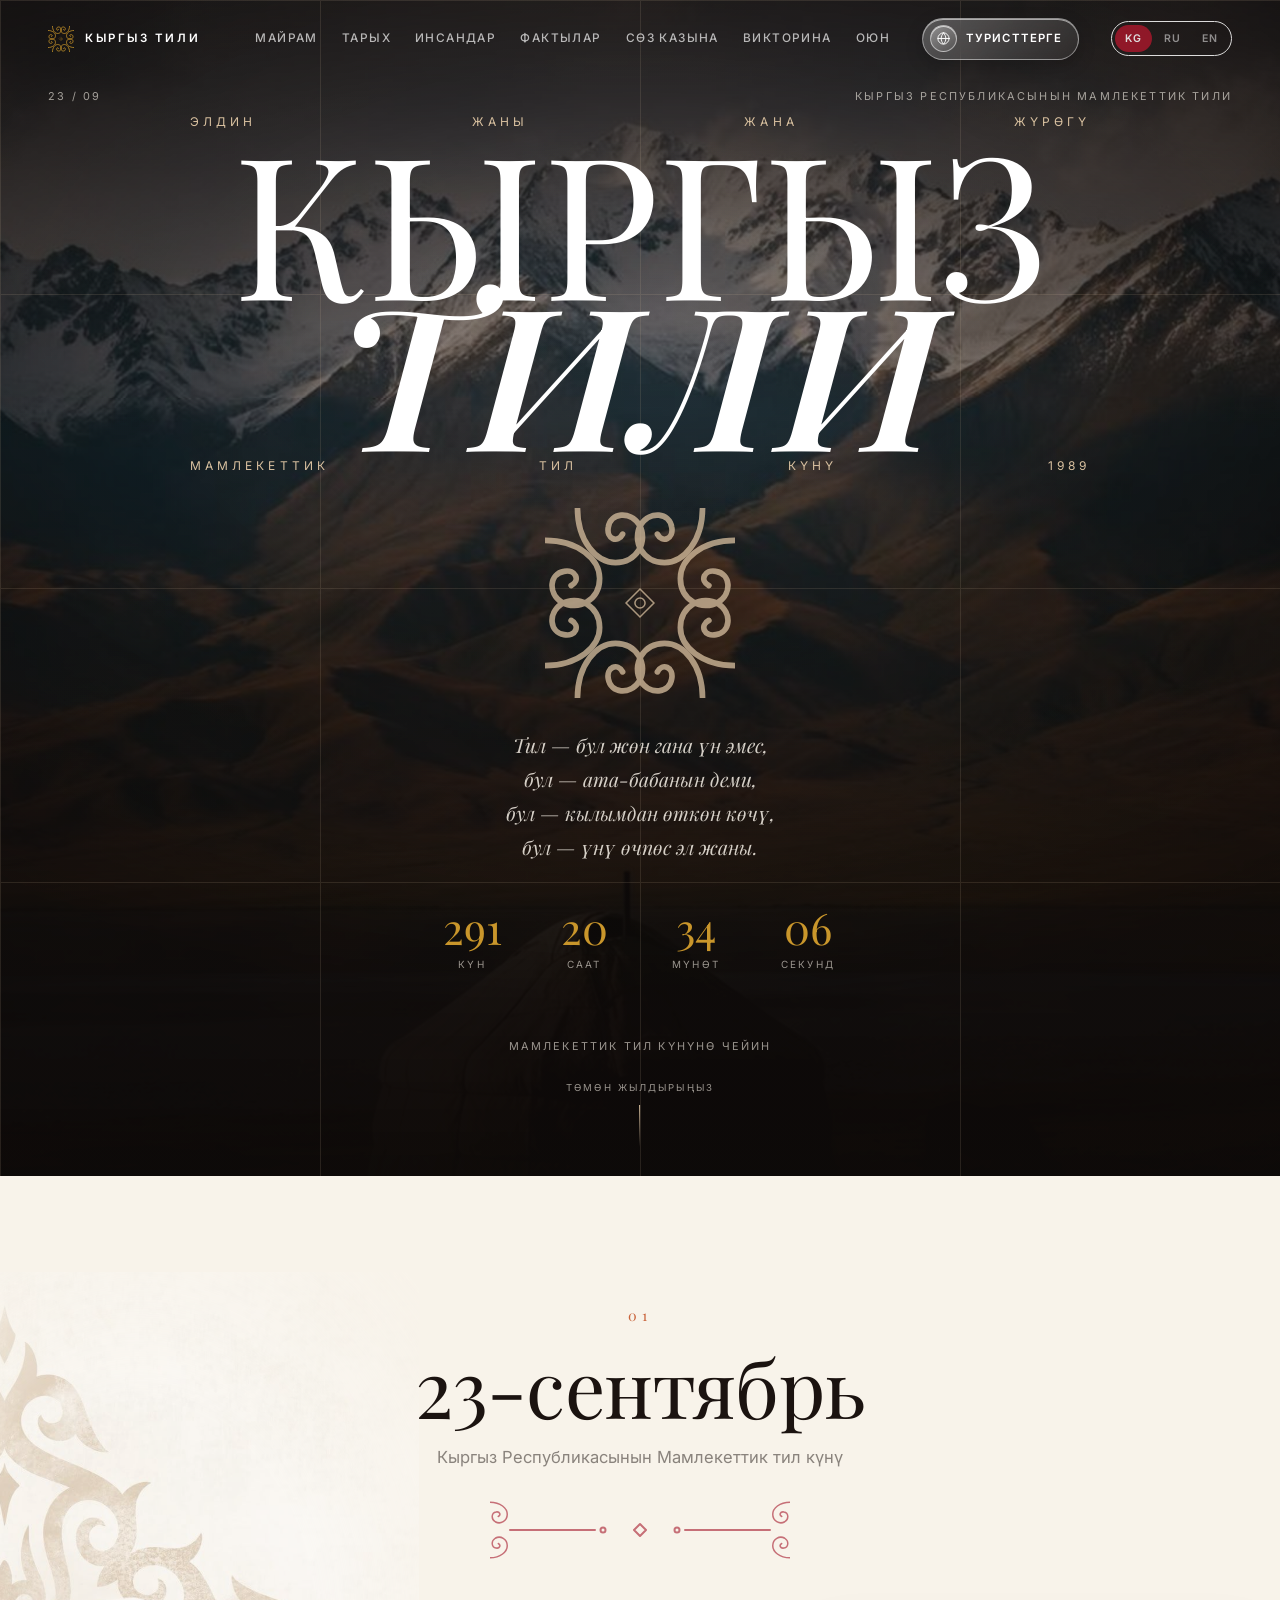
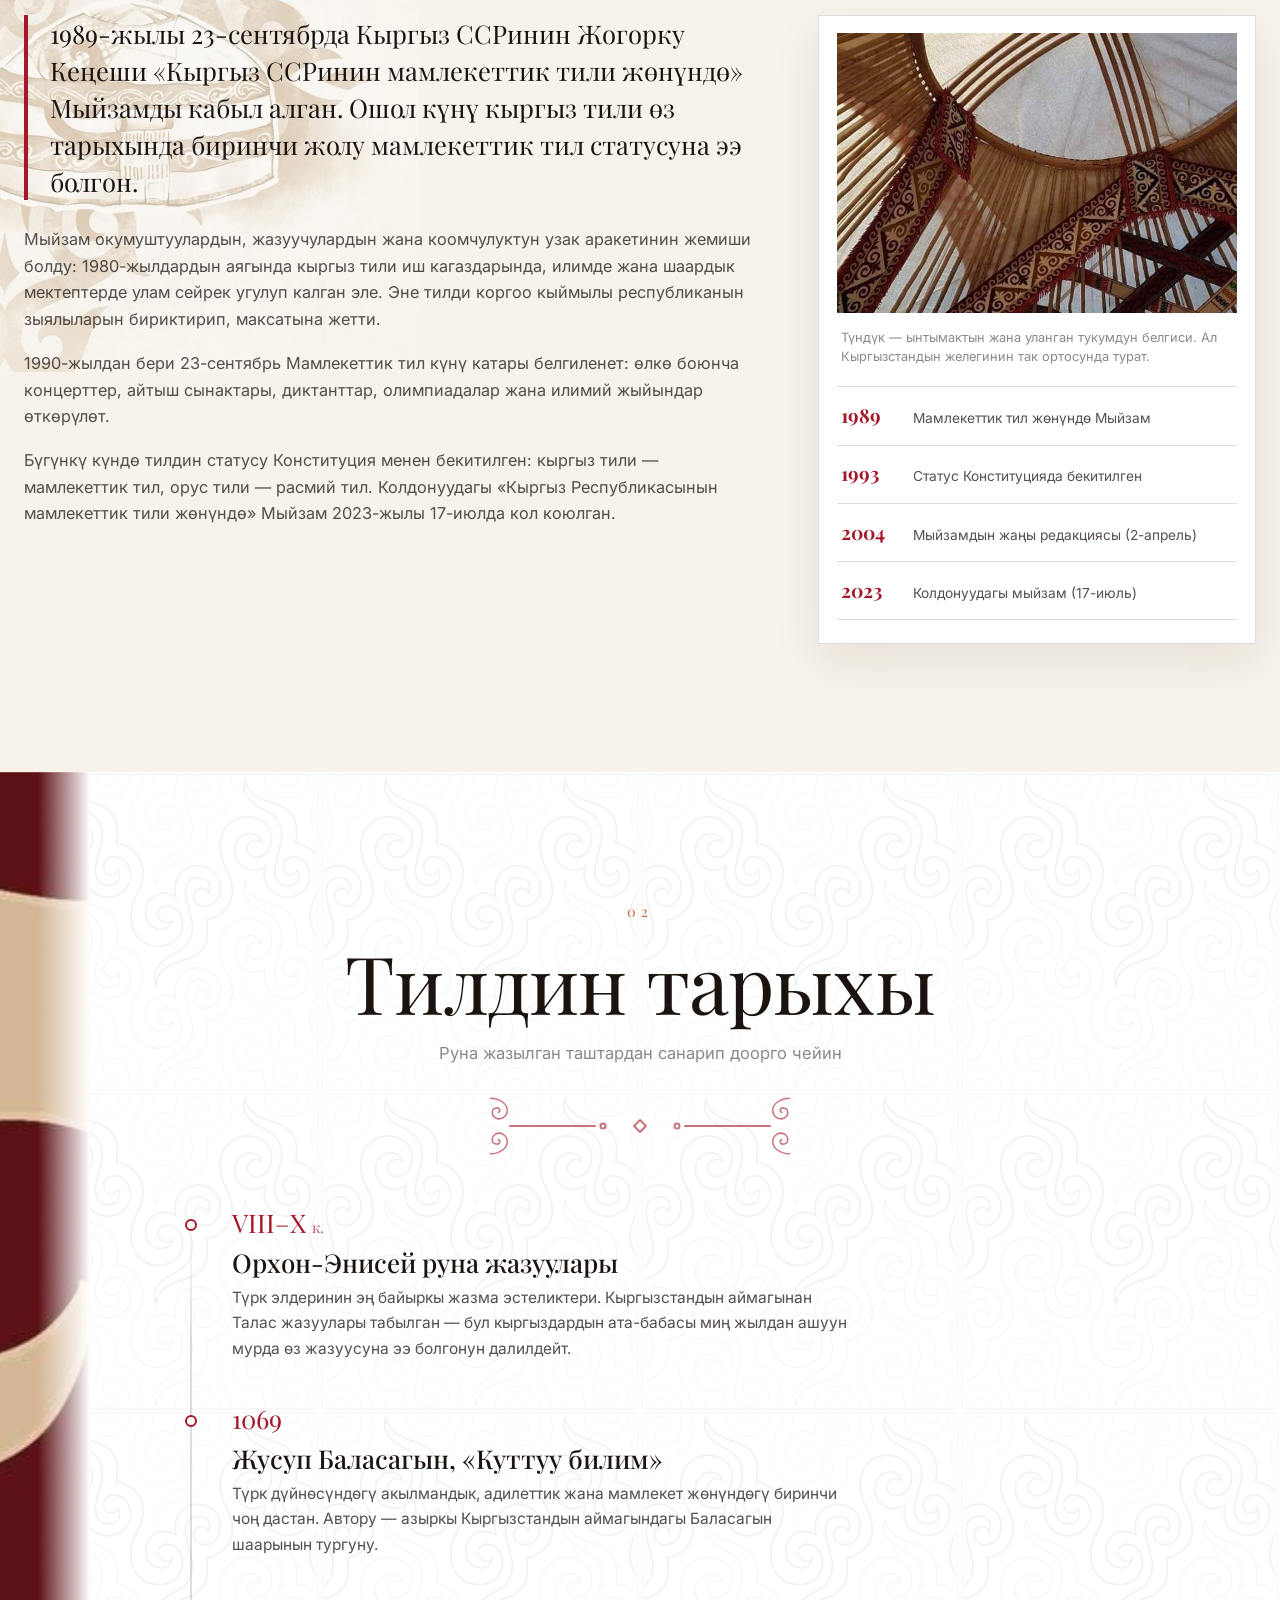
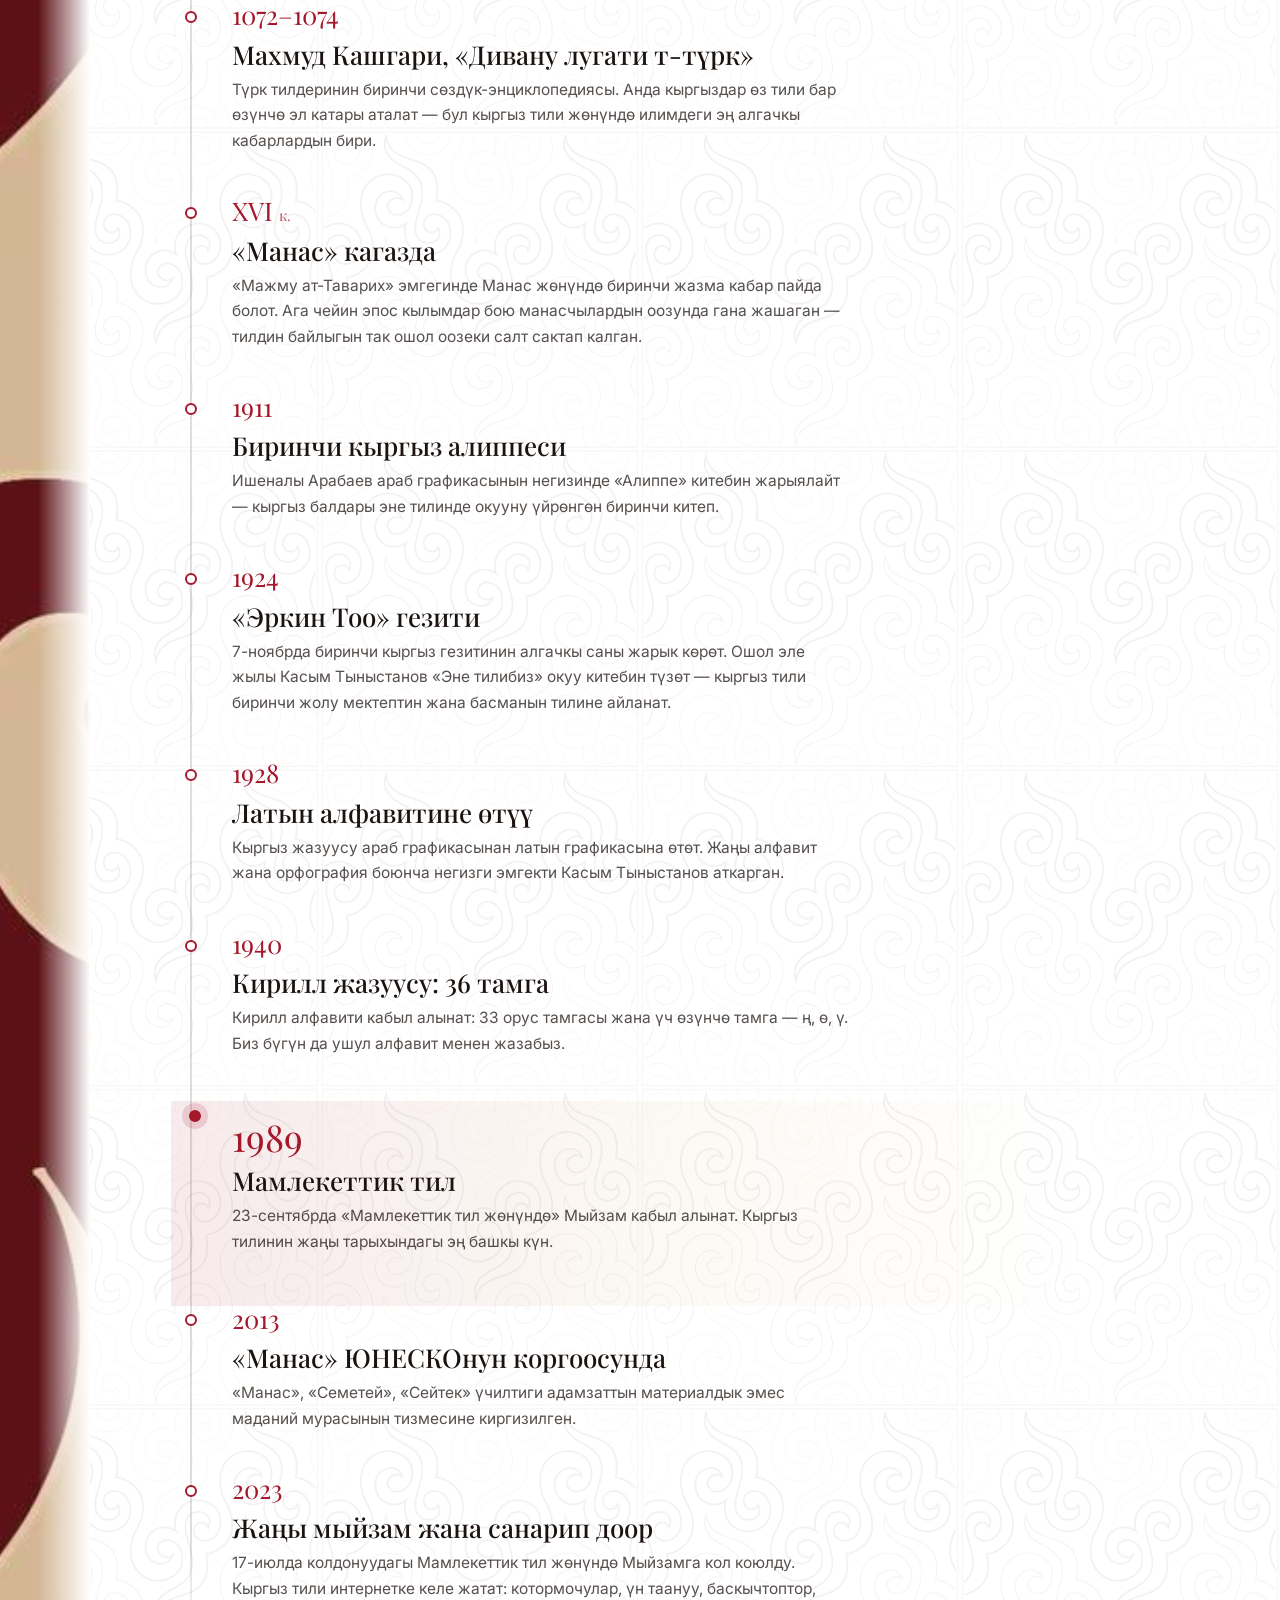
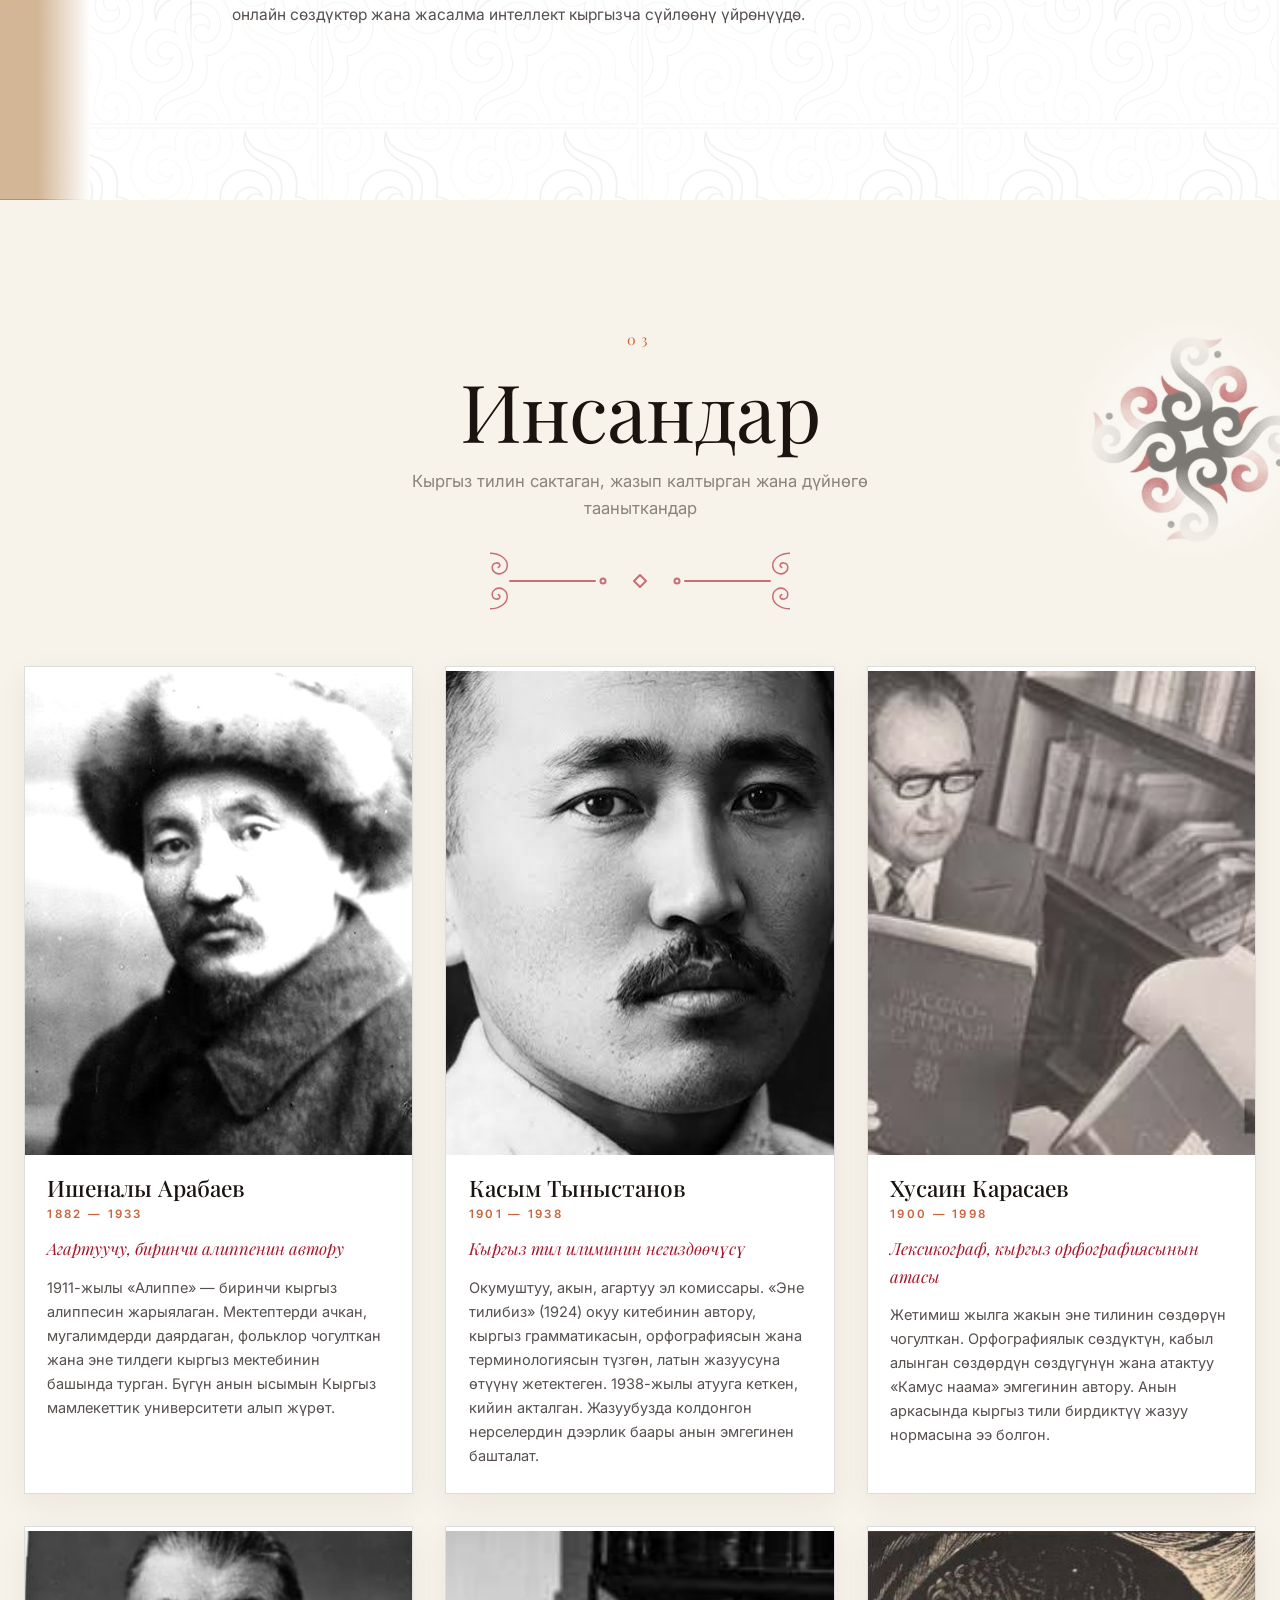
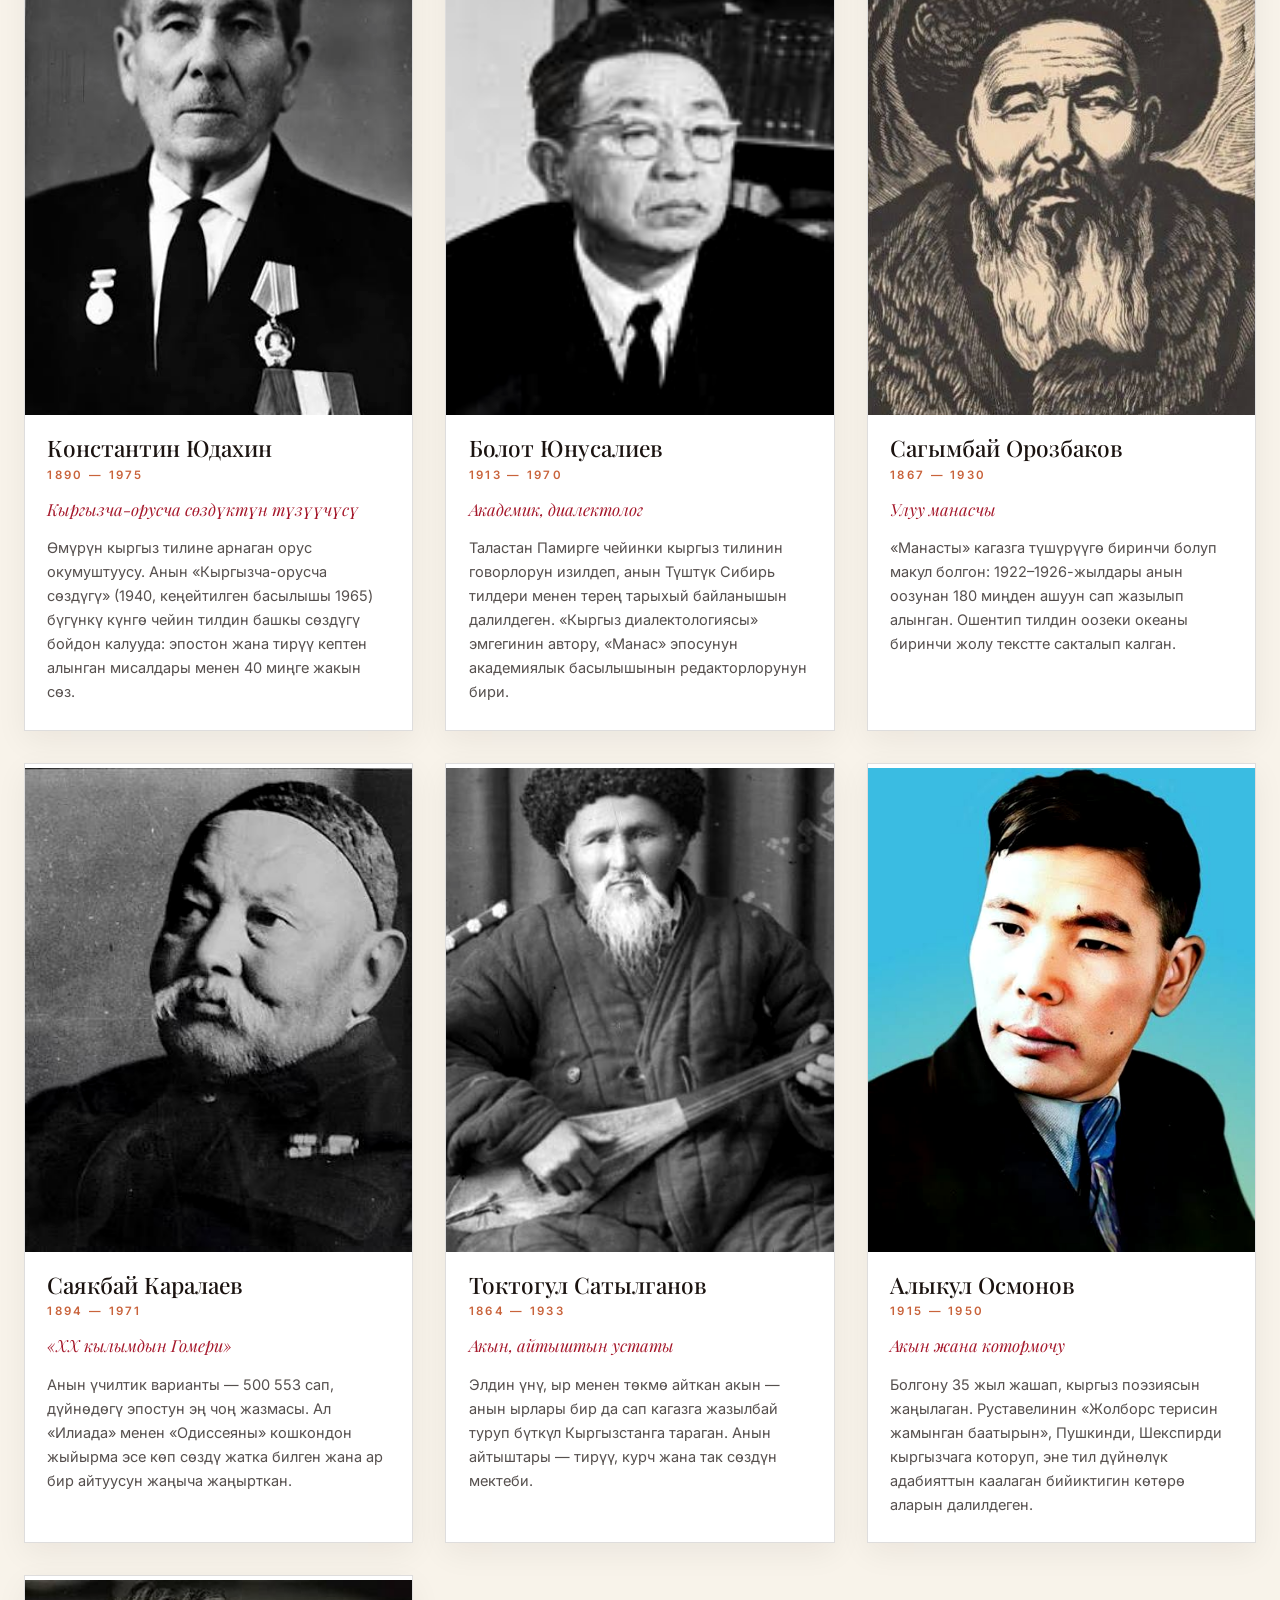
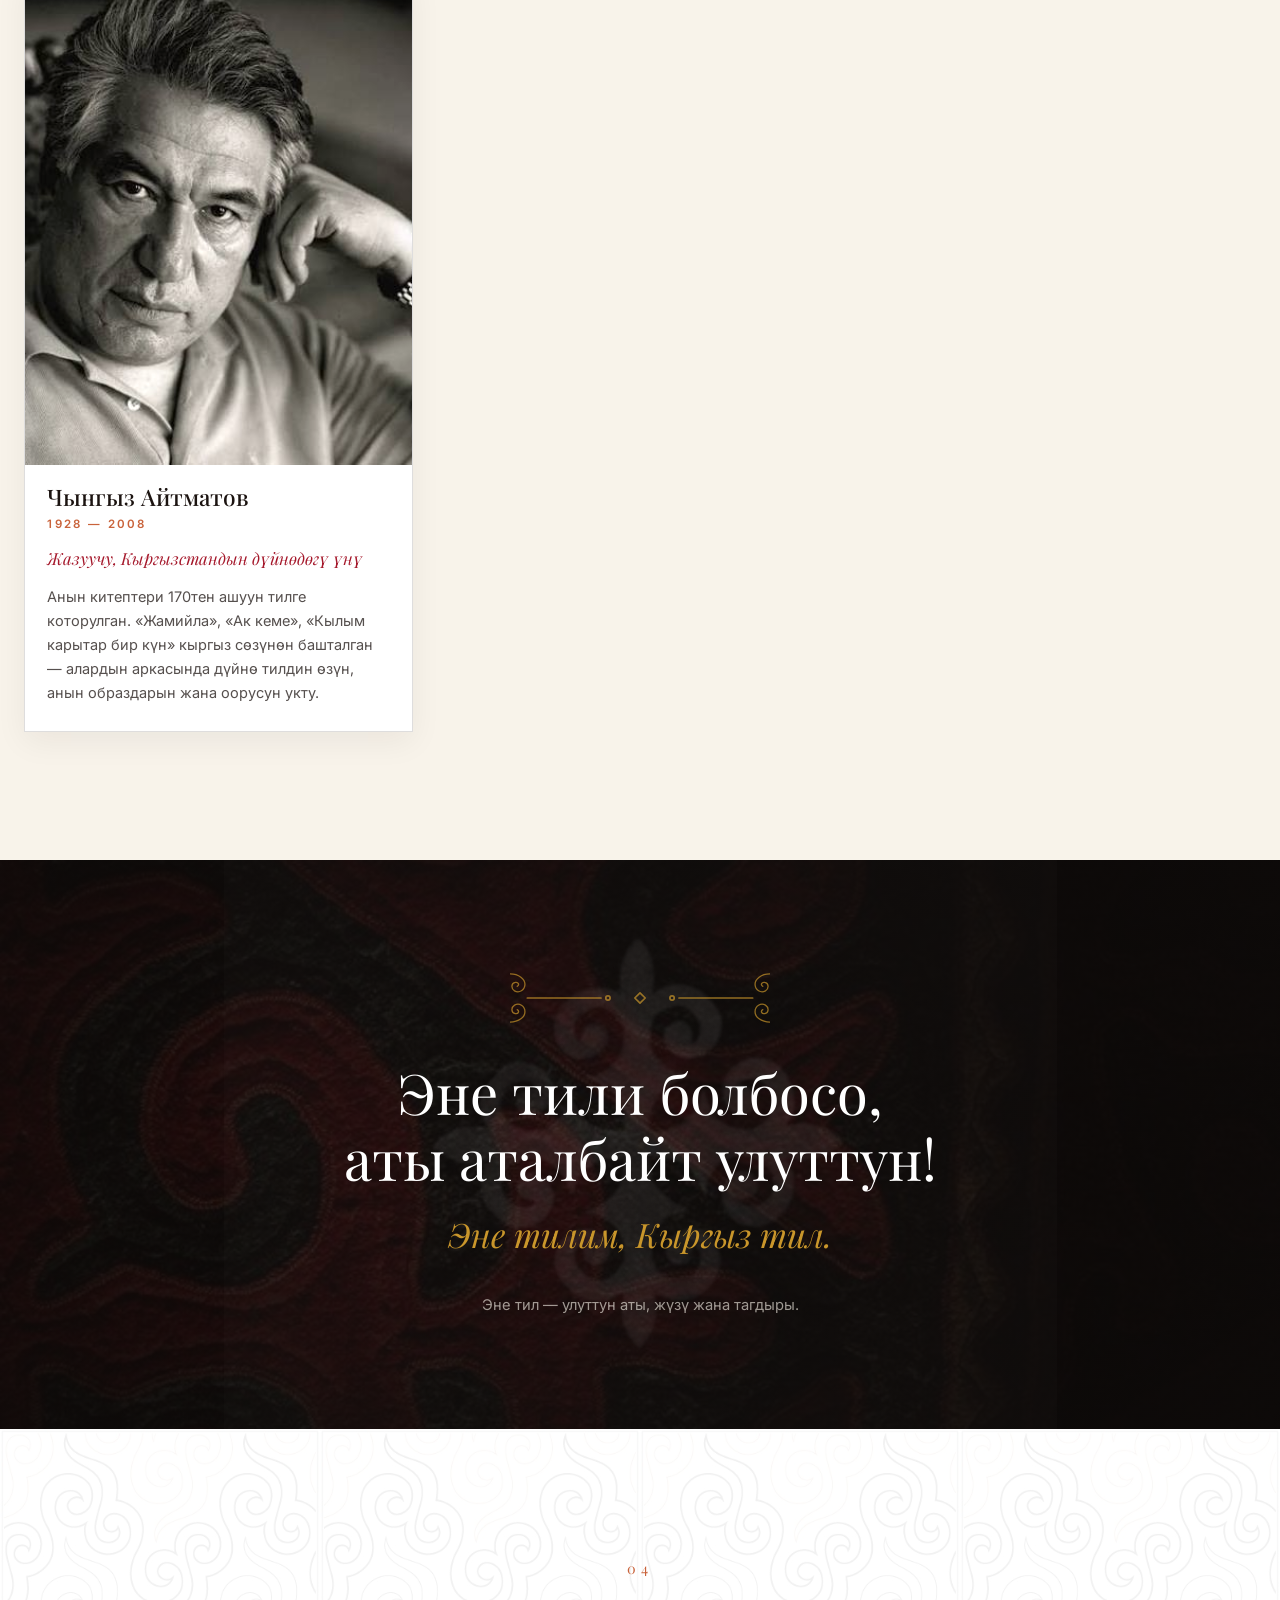
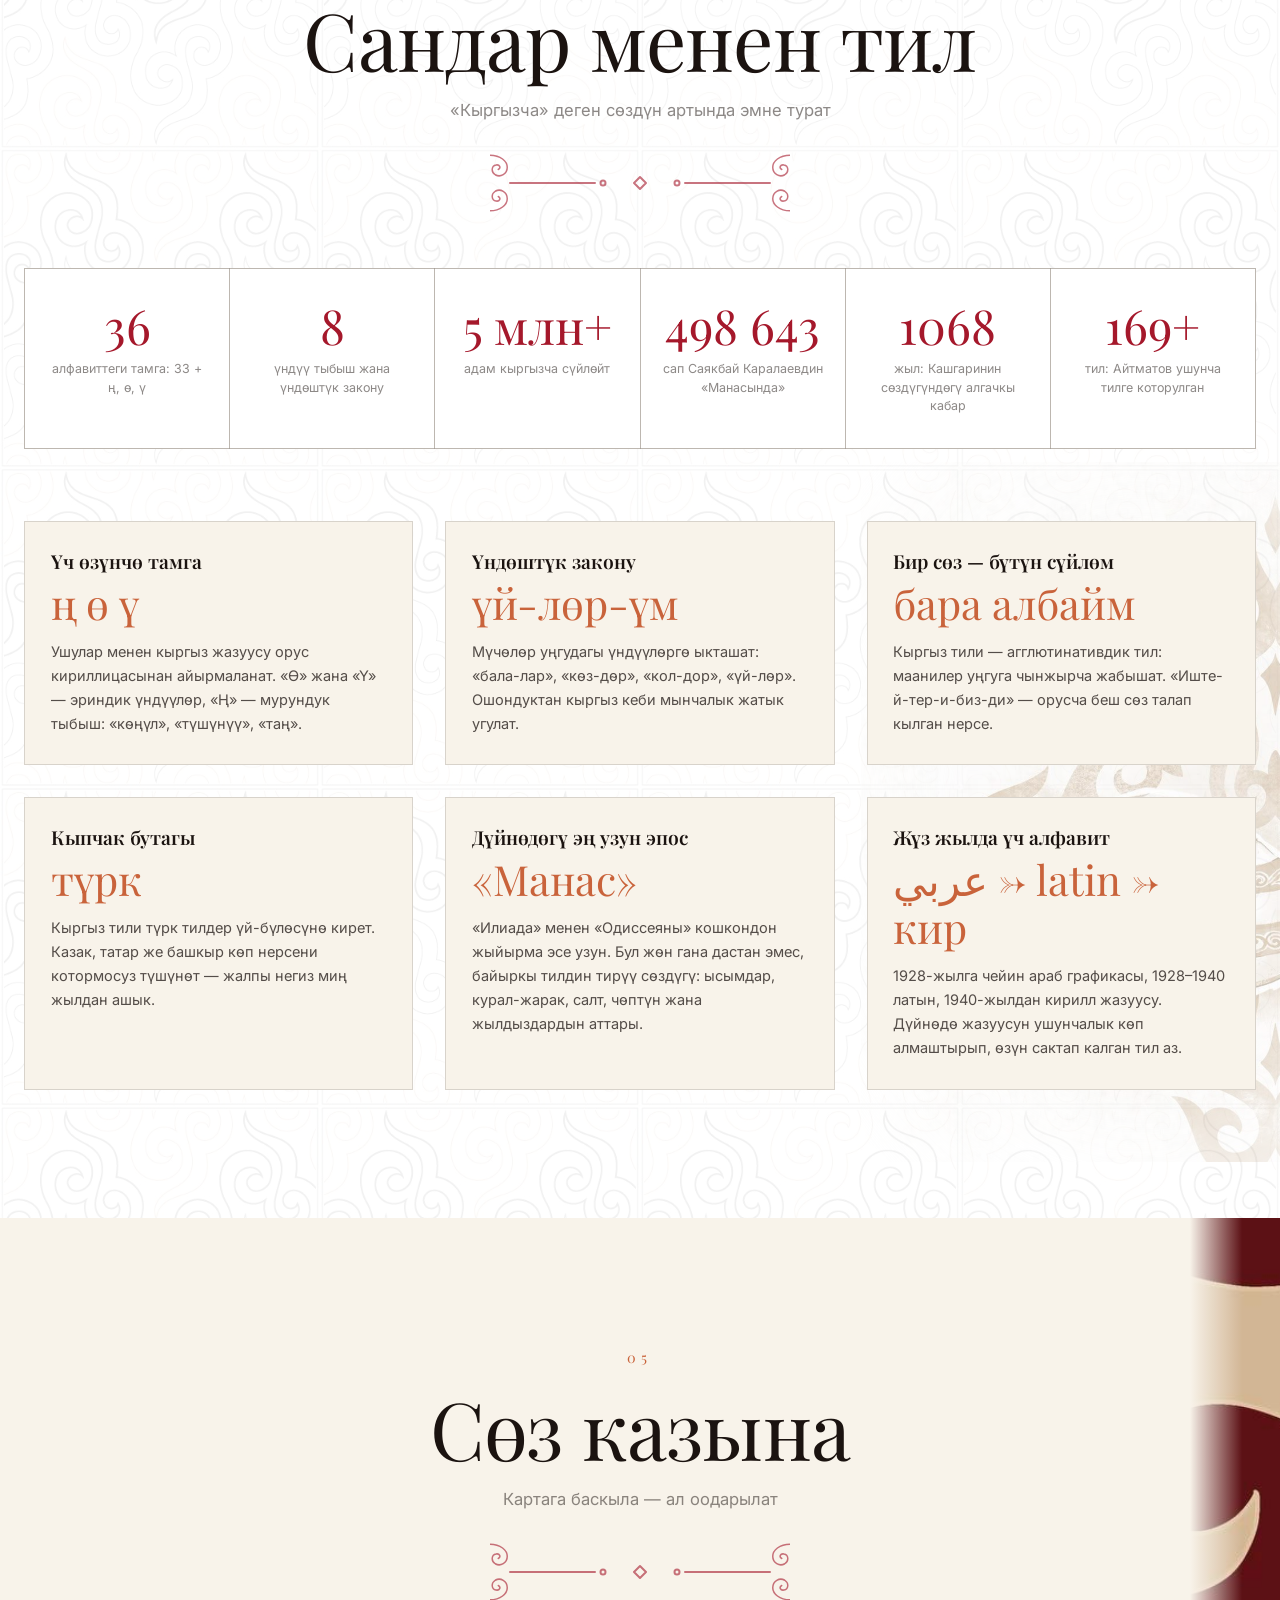
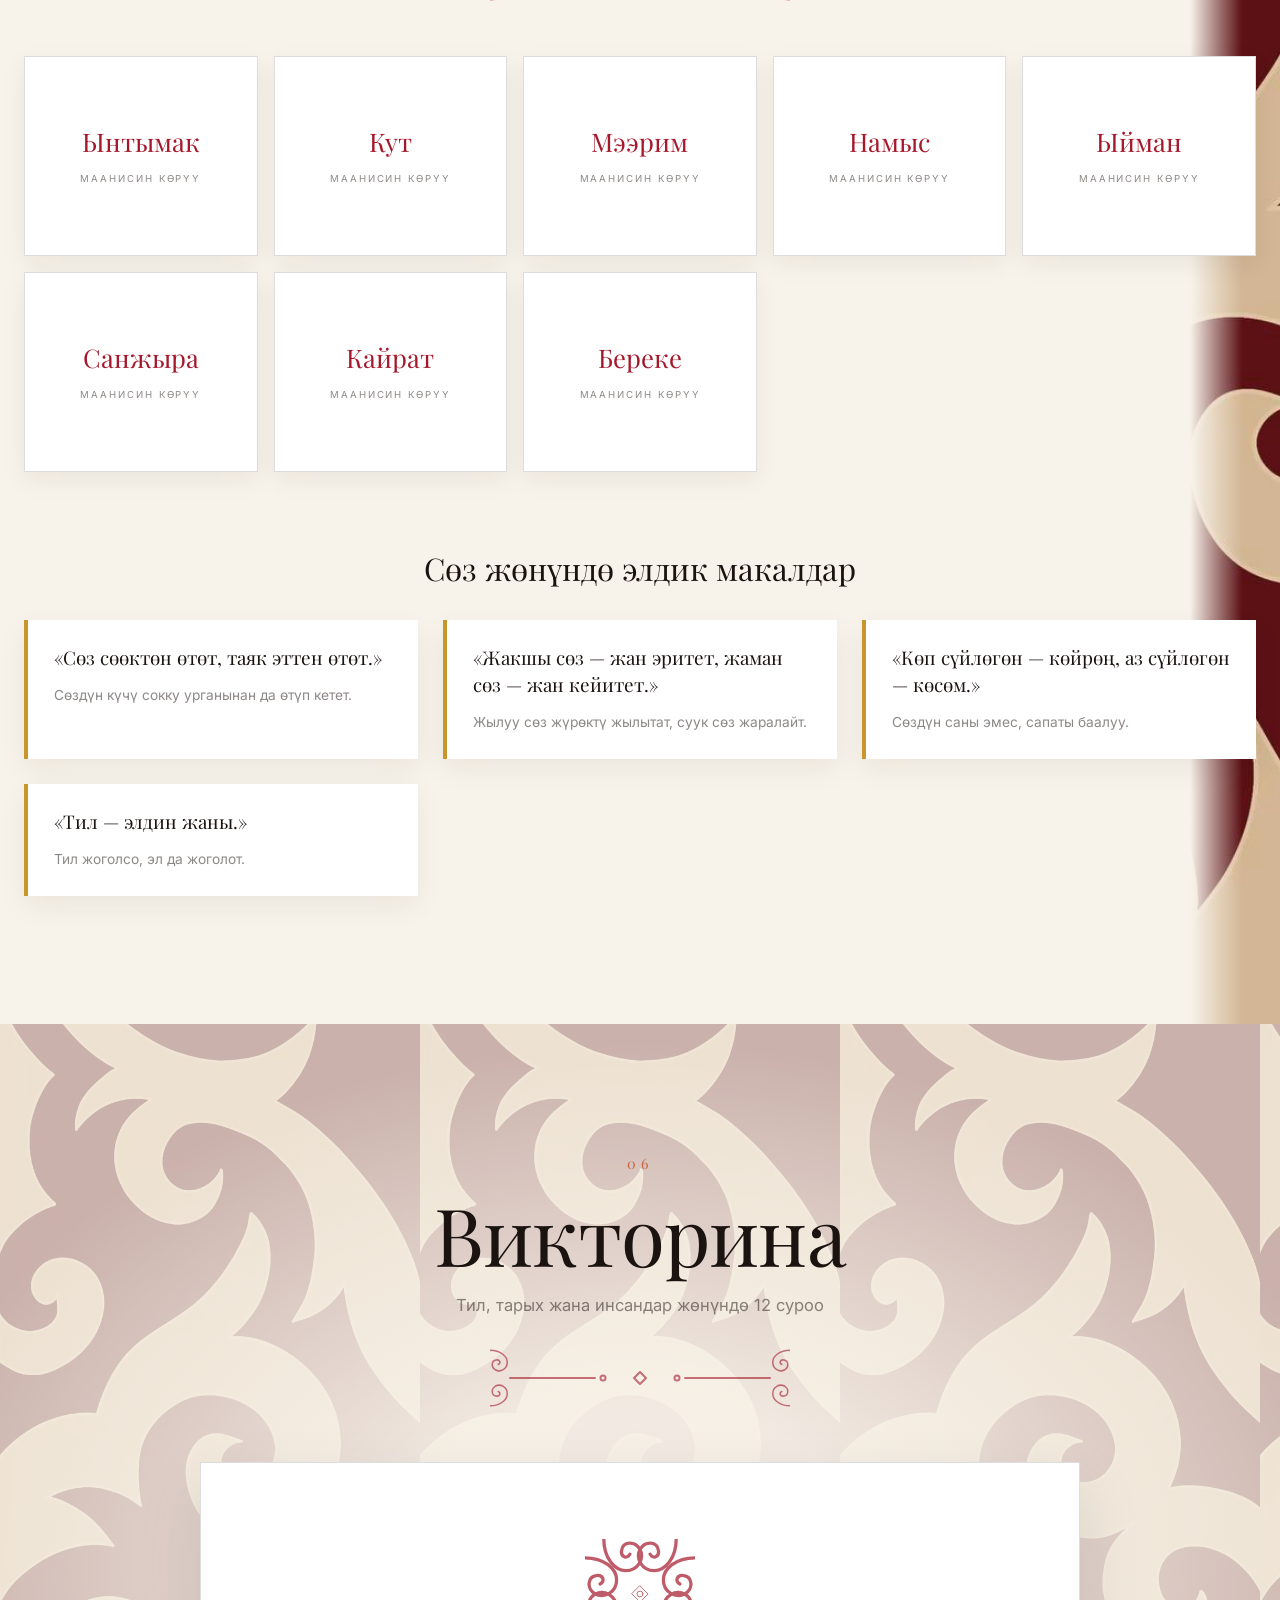
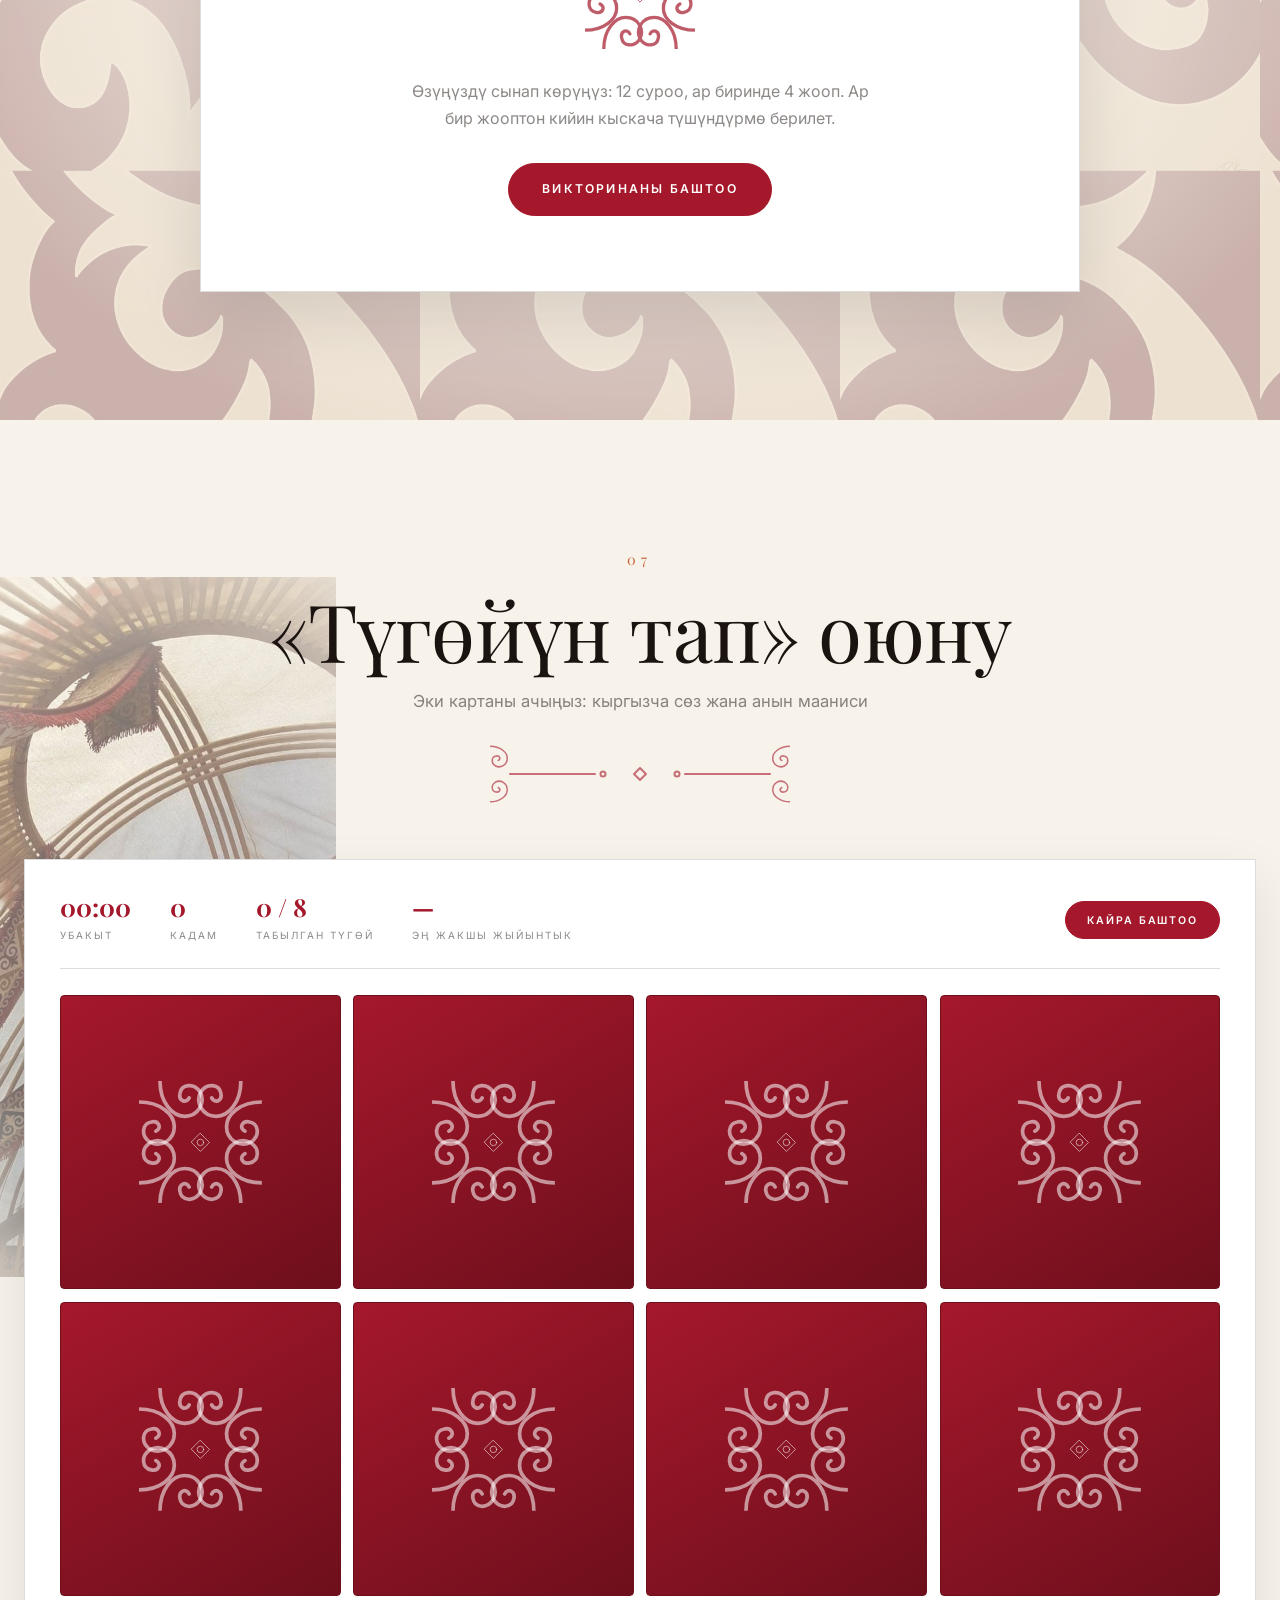
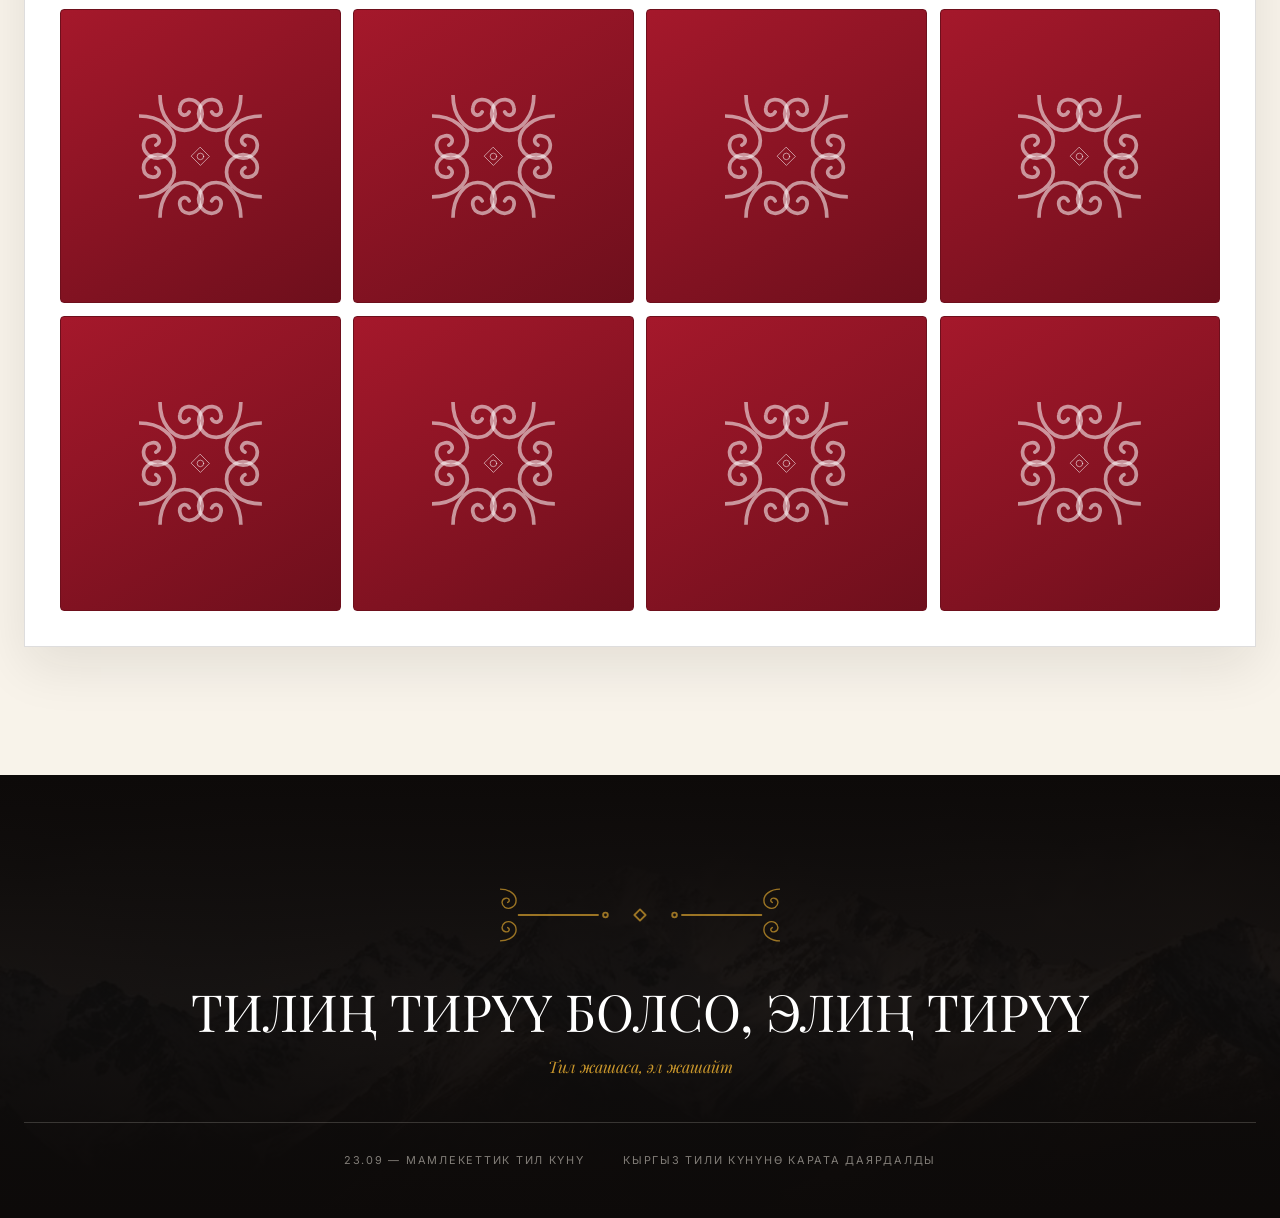
<file: index.html>
<!DOCTYPE html>
<html lang="ky">
<head>
<meta charset="UTF-8">
<meta name="viewport" content="width=device-width, initial-scale=1">
<link rel="icon" type="image/svg+xml" href="/favicon.svg">
<title>Кыргыз тили күнү</title>
<meta name="description" content="23-сентябрь — Кыргыз Республикасынын Мамлекеттик тил күнү. Кыргыз тилинин тарыхы, тилди өнүктүргөн инсандар, кызыктуу фактылар, викторина жана мини-оюн. День государственного языка Кыргызстана: история, люди, факты о кыргызском языке.">
<meta name="keywords" content="кыргыз тили, мамлекеттик тил күнү, 23 сентябрь, кыргызский язык, день государственного языка Кыргызстана, история кыргызского языка, кыргызский алфавит, эпос Манас, Чынгыз Айтматов, Kyrgyz language, Kyrgyz language day, Kyrgyzstan">
<meta name="robots" content="index, follow">
<meta name="author" content="Кыргыз тили">
<link rel="canonical" href="https://kyrgyz-tili.baymurzaababakirov9.workers.dev/">

<!-- Open Graph / соцсети -->
<meta property="og:type" content="website">
<meta property="og:site_name" content="Кыргыз тили күнү">
<meta property="og:title" content="Кыргыз тили күнү — 23-сентябрь">
<meta property="og:description" content="История кыргызского языка, люди, факты, викторина и мини-игра ко Дню государственного языка.">
<meta property="og:image" content="https://kyrgyz-tili.baymurzaababakirov9.workers.dev/assets/img/og-index.jpg">
<meta property="og:image:width" content="1200">
<meta property="og:image:height" content="630">
<meta property="og:url" content="https://kyrgyz-tili.baymurzaababakirov9.workers.dev/">
<meta property="og:locale" content="ky_KG">
<meta property="og:locale:alternate" content="ru_RU">
<meta property="og:locale:alternate" content="en_US">
<meta name="twitter:card" content="summary_large_image">
<meta name="twitter:title" content="Кыргыз тили күнү — 23-сентябрь">
<meta name="twitter:description" content="История кыргызского языка, люди, факты, викторина и мини-игра ко Дню государственного языка.">
<meta name="twitter:image" content="https://kyrgyz-tili.baymurzaababakirov9.workers.dev/assets/img/og-index.jpg">

<link rel="preconnect" href="https://fonts.googleapis.com">
<link rel="preconnect" href="https://fonts.gstatic.com" crossorigin>
<link href="https://fonts.googleapis.com/css2?family=Playfair+Display:ital,wght@0,400;0,600;0,800;1,400&family=Inter:wght@300;400;500;600;700&display=swap" rel="stylesheet">
<link rel="stylesheet" href="styles.css">
<script type="application/ld+json">
{
  "@context": "https://schema.org",
  "@type": "WebSite",
  "name": "Кыргыз тили күнү",
  "alternateName": "Кыргызский язык — 23 сентября",
  "url": "https://kyrgyz-tili.baymurzaababakirov9.workers.dev/",
  "description": "История кыргызского языка, люди, факты, викторина и мини-игра ко Дню государственного языка Кыргызской Республики.",
  "inLanguage": ["ky", "ru", "en"]
}
</script>
</head>
<body>

<!-- ================= ОРНАМЕНТ-СПРАЙТ ================= -->
<svg class="sprite" aria-hidden="true">
  <symbol id="horn" viewBox="-40 -40 80 80">
    <path d="M0 -3 C -14 -3 -23 -11 -23 -19 C -23 -28 -14 -33 -7 -29 C -1 -25 -2 -17 -8 -16 C -13 -15 -15 -20 -11 -22"/>
  </symbol>

  <symbol id="orn-div" viewBox="0 0 300 60">
    <g fill="none" stroke="currentColor" stroke-width="2" stroke-linecap="round" stroke-linejoin="round">
      <g transform="translate(150 30)">
        <use href="#horn"/>
        <use href="#horn" transform="scale(-1 1)"/>
        <use href="#horn" transform="scale(1 -1)"/>
        <use href="#horn" transform="scale(-1 -1)"/>
        <path d="M0 -6 L6 0 L0 6 L-6 0 Z"/>
      </g>
      <path d="M20 30 H105 M195 30 H280"/>
      <circle cx="113" cy="30" r="2.5"/><circle cx="187" cy="30" r="2.5"/>
    </g>
  </symbol>

  <symbol id="orn-big" viewBox="0 0 300 300">
    <g fill="none" stroke="currentColor" stroke-width="2.4" stroke-linecap="round">
      <g transform="translate(150 150)">
        <g transform="translate(0 -40)">
          <use href="#horn"/><use href="#horn" transform="scale(-1 1)"/>
        </g>
        <g transform="translate(0 40) scale(1 -1)">
          <use href="#horn"/><use href="#horn" transform="scale(-1 1)"/>
        </g>
        <g transform="rotate(90) translate(0 -40)">
          <use href="#horn"/><use href="#horn" transform="scale(-1 1)"/>
        </g>
        <g transform="rotate(90) translate(0 40) scale(1 -1)">
          <use href="#horn"/><use href="#horn" transform="scale(-1 1)"/>
        </g>
        <path d="M0 -22 L22 0 L0 22 L-22 0 Z"/>
        <circle r="8"/>
      </g>
    </g>
  </symbol>
</svg>

<div class="scroll-progress"><i></i></div>

<!-- ================= НАВИГАЦИЯ ================= -->
<header class="nav nav--dark" id="nav">
  <a href="#hero" class="nav__logo">
    <svg class="nav__mark" viewBox="0 0 300 300"><use href="#orn-big"/></svg>
    <span>КЫРГЫЗ ТИЛИ</span>
  </a>
  <nav class="nav__links">
    <a href="#about"   data-ru="О празднике" data-en="The day">Майрам</a>
    <a href="#history" data-ru="История"     data-en="History">Тарых</a>
    <a href="#people"  data-ru="Личности"    data-en="People">Инсандар</a>
    <a href="#facts"   data-ru="Факты"       data-en="Facts">Фактылар</a>
    <a href="#words"   data-ru="Слова"       data-en="Words">Сөз казына</a>
    <a href="#quiz"    data-ru="Викторина"   data-en="Quiz">Викторина</a>
    <a href="#game"    data-ru="Мини-игра"   data-en="Game">Оюн</a>
  </nav>
  <a class="glassbtn" href="tourist.html" target="_blank" rel="noopener">
    <span class="glassbtn__ico" aria-hidden="true">
      <svg viewBox="0 0 24 24" fill="none" stroke="currentColor" stroke-width="1.5" stroke-linecap="round" stroke-linejoin="round">
        <circle cx="12" cy="12" r="9"/>
        <path d="M3 12h18"/>
        <path d="M12 3c2.4 2.6 3.7 5.6 3.7 9s-1.3 6.4-3.7 9c-2.4-2.6-3.7-5.6-3.7-9S9.6 5.6 12 3z"/>
      </svg>
    </span>
    <span class="glassbtn__t" data-ru="Для туристов" data-en="For tourists">Туристтерге</span>
  </a>
  <div class="lang" role="group" aria-label="Тил / Язык / Language">
    <button type="button" class="lang__b is-on" data-lang="kg">KG</button>
    <button type="button" class="lang__b" data-lang="ru">RU</button>
    <button type="button" class="lang__b" data-lang="en">EN</button>
  </div>
  <button class="burger" id="burger" type="button" aria-label="Меню"><i></i><i></i><i></i></button>
</header>

<!-- ================= HERO ================= -->
<section class="hero" id="hero">
  <div class="hero__bg" style="background-image:url('assets/img/hero.jpg')"></div>
  <div class="hero__veil"></div>
  <div class="hero__grid"></div>

  <div class="hero__top">
    <span>23 / 09</span>
    <span data-ru="Государственный язык Кыргызской Республики" data-en="The state language of the Kyrgyz Republic">Кыргыз Республикасынын мамлекеттик тили</span>
  </div>

  <div class="hero__inner">
    <p class="hero__kicker">
      <span data-ru="ДУША" data-en="THE SOUL">ЭЛДИН</span><span data-ru="И" data-en="AND">ЖАНЫ</span><span data-ru="СЕРДЦЕ" data-en="HEART">ЖАНА</span><span data-ru="НАРОДА" data-en="OF A NATION">ЖҮРӨГҮ</span>
    </p>
    <h1 class="hero__title">
      <span class="l1">КЫРГЫЗ</span>
      <span class="l2">ТИЛИ</span>
    </h1>
    <p class="hero__kicker hero__kicker--b">
      <span data-ru="ДЕНЬ" data-en="STATE">МАМЛЕКЕТТИК</span><span data-ru="ГОСУДАРСТВЕННОГО" data-en="LANGUAGE">ТИЛ</span><span data-ru="ЯЗЫКА" data-en="DAY">КҮНҮ</span><span>1989</span>
    </p>

    <svg class="orn hero__orn" viewBox="0 0 300 300"><use href="#orn-big"/></svg>

    <div class="hero__poem">
      <p data-ru="Язык — это не просто звук," data-en="A language is not merely a sound,">Тил — бул жөн гана үн эмес,</p>
      <p data-ru="это дыхание предков," data-en="it is the breath of our ancestors,">бул — ата-бабанын деми,</p>
      <p data-ru="это кочевье, что прошло сквозь века," data-en="a migration that crossed the centuries,">бул — кылымдан өткөн көчү,</p>
      <p data-ru="это душа народа, что не умолкнет." data-en="the soul of a people that will not fall silent.">бул — үнү өчпөс эл жаны.</p>
    </div>

    <div class="hero__count" id="countdown">
      <div class="cd"><b id="cdD">—</b><span data-ru="дней" data-en="days">күн</span></div>
      <div class="cd"><b id="cdH">—</b><span data-ru="часов" data-en="hours">саат</span></div>
      <div class="cd"><b id="cdM">—</b><span data-ru="минут" data-en="minutes">мүнөт</span></div>
      <div class="cd"><b id="cdS">—</b><span data-ru="секунд" data-en="seconds">секунд</span></div>
      <p class="cd__label" id="cdLabel" data-ru="до Дня государственного языка" data-en="until State Language Day">Мамлекеттик тил күнүнө чейин</p>
    </div>
  </div>

  <a class="hero__scroll" href="#about"><span data-ru="Прокрутите вниз" data-en="Scroll down">Төмөн жылдырыңыз</span><i></i></a>
</section>

<!-- ================= МАЙРАМ / О  ================= -->
<section class="sec sec--about" id="about">
  <div class="sec__orn sec__orn--left" style="background-image:url('assets/img/boz-ui.jpg')"></div>
  <div class="wrap">
    <p class="sec__num">01</p>
    <h2 class="sec__title" data-ru="23 сентября" data-en="23 September">23-сентябрь</h2>
    <p class="sec__sub" data-ru="День государственного языка Кыргызской Республики" data-en="State Language Day of the Kyrgyz Republic">Кыргыз Республикасынын Мамлекеттик тил күнү</p>
    <svg class="orn orn--div" viewBox="0 0 300 60"><use href="#orn-div"/></svg>

    <div class="about__grid">
      <div class="about__text reveal">
        <p class="lead"
           data-ru="23 сентября 1989 года Верховный Совет Киргизской ССР принял Закон «О государственном языке Киргизской ССР». В этот день кыргызский язык впервые за всю свою историю получил статус государственного."
           data-en="On 23 September 1989 the Supreme Soviet of the Kirghiz SSR passed the Law “On the State Language”. On that day the Kyrgyz language became a state language for the first time in its entire history.">
          1989-жылы 23-сентябрда Кыргыз ССРинин Жогорку Кеңеши «Кыргыз ССРинин мамлекеттик тили жөнүндө» Мыйзамды кабыл алган. Ошол күнү кыргыз тили өз тарыхында биринчи жолу мамлекеттик тил статусуна ээ болгон.
        </p>
        <p data-ru="Закон стал результатом долгой работы учёных, писателей и общественности: в конце 1980-х годов кыргызский язык всё реже звучал в делопроизводстве, науке и городских школах. Движение в защиту родного языка объединило интеллигенцию республики — и победило."
           data-en="The law was the result of years of work by scholars, writers and ordinary citizens. By the late 1980s Kyrgyz was heard less and less in offices, in science and in city schools. A movement in defence of the mother tongue united the country’s intelligentsia — and it won.">
          Мыйзам окумуштуулардын, жазуучулардын жана коомчулуктун узак аракетинин жемиши болду: 1980-жылдардын аягында кыргыз тили иш кагаздарында, илимде жана шаардык мектептерде улам сейрек угулуп калган эле. Эне тилди коргоо кыймылы республиканын зыялыларын бириктирип, максатына жетти.
        </p>
        <p data-ru="С 1990 года 23 сентября отмечается как День государственного языка — с концертами, конкурсами айтышей, диктантами, олимпиадами и научными конференциями по всей стране."
           data-en="Since 1990, 23 September has been celebrated as State Language Day, with concerts, aitysh contests, national dictations, olympiads and academic conferences across the country.">
          1990-жылдан бери 23-сентябрь Мамлекеттик тил күнү катары белгиленет: өлкө боюнча концерттер, айтыш сынактары, диктанттар, олимпиадалар жана илимий жыйындар өткөрүлөт.
        </p>
        <p data-ru="Сегодня статус языка закреплён Конституцией: кыргызский — государственный язык, русский — официальный. Действующий Закон «О государственном языке Кыргызской Республики» подписан 17 июля 2023 года."
           data-en="Today the status of the language is fixed in the Constitution: Kyrgyz is the state language, Russian the official one. The current Law “On the State Language of the Kyrgyz Republic” was signed on 17 July 2023.">
          Бүгүнкү күндө тилдин статусу Конституция менен бекитилген: кыргыз тили — мамлекеттик тил, орус тили — расмий тил. Колдонуудагы «Кыргыз Республикасынын мамлекеттик тили жөнүндө» Мыйзам 2023-жылы 17-июлда кол коюлган.
        </p>
      </div>

      <aside class="about__card reveal">
        <figure class="about__img">
          <img src="assets/img/tunduk.jpg" alt="Боз үйдүн түндүгү" loading="lazy">
          <figcaption data-ru="Түндүк — символ единства и продолжения рода. Он же в центре флага Кыргызстана."
                      data-en="The tunduk, the crown of the yurt, stands for unity and the continuation of the family line. It is also at the centre of the Kyrgyz flag.">Түндүк — ынтымактын жана уланган тукумдун белгиси. Ал Кыргызстандын желегинин так ортосунда турат.</figcaption>
        </figure>
        <ul class="about__list">
          <li><b>1989</b><span data-ru="Закон о государственном языке" data-en="Law on the state language">Мамлекеттик тил жөнүндө Мыйзам</span></li>
          <li><b>1993</b><span data-ru="Статус закреплён в Конституции" data-en="Status written into the Constitution">Статус Конституцияда бекитилген</span></li>
          <li><b>2004</b><span data-ru="Новая редакция закона (2 апреля)" data-en="New version of the law (2 April)">Мыйзамдын жаңы редакциясы (2-апрель)</span></li>
          <li><b>2023</b><span data-ru="Действующий закон (17 июля)" data-en="The law in force (17 July)">Колдонуудагы мыйзам (17-июль)</span></li>
        </ul>
      </aside>
    </div>
  </div>
</section>

<!-- ================= ТАРЫХ================= -->
<section class="sec sec--history" id="history">
  <div class="sec__texture" style="background-image:url('assets/img/pattern-line.jpg')"></div>
  <div class="sec__stripe" style="background-image:url('assets/img/ornament-flat.jpg')"></div>
  <div class="wrap">
    <p class="sec__num">02</p>
    <h2 class="sec__title" data-ru="История языка" data-en="History of the language">Тилдин тарыхы</h2>
    <p class="sec__sub" data-ru="От рунических камней до цифровой эпохи" data-en="From runic stones to the digital age">Руна жазылган таштардан санарип доорго чейин</p>
    <svg class="orn orn--div" viewBox="0 0 300 60"><use href="#orn-div"/></svg>

    <ol class="tl">
      <li class="tl__i reveal">
        <span class="tl__y">VIII–X <i data-ru="вв." data-en="c.">к.</i></span>
        <h3 data-ru="Орхоно-енисейские рунические надписи" data-en="Orkhon–Yenisei runic inscriptions">Орхон-Энисей руна жазуулары</h3>
        <p data-ru="Древнейшие письменные памятники тюркских народов. На территории Кыргызстана найдены Таласские надписи — свидетельство того, что предки кыргызов имели собственную письменность более тысячи лет назад."
           data-en="The oldest written monuments of the Turkic peoples. The Talas inscriptions found in Kyrgyzstan prove that the ancestors of the Kyrgyz had a script of their own more than a thousand years ago.">Түрк элдеринин эң байыркы жазма эстеликтери. Кыргызстандын аймагынан Талас жазуулары табылган — бул кыргыздардын ата-бабасы миң жылдан ашуун мурда өз жазуусуна ээ болгонун далилдейт.</p>
      </li>
      <li class="tl__i reveal">
        <span class="tl__y">1069</span>
        <h3 data-ru="Жусуп Баласагын, «Кутадгу билиг»" data-en="Jusup Balasagyn, “Kutadgu Bilig”">Жусуп Баласагын, «Куттуу билим»</h3>
        <p data-ru="Первая большая поэма тюркского мира о мудрости, справедливости и государстве. Написана уроженцем Баласагуна — города на территории современного Кыргызстана."
           data-en="The first great poem of the Turkic world, on wisdom, justice and the state. Its author came from Balasagun, a city in what is now Kyrgyzstan.">Түрк дүйнөсүндөгү акылмандык, адилеттик жана мамлекет жөнүндөгү биринчи чоң дастан. Автору — азыркы Кыргызстандын аймагындагы Баласагын шаарынын тургуну.</p>
      </li>
      <li class="tl__i reveal">
        <span class="tl__y">1072–1074</span>
        <h3 data-ru="Махмуд Кашгари, «Диван лугат ат-турк»" data-en="Mahmud Kashgari, “Dīwān Lughāt al-Turk”">Махмуд Кашгари, «Дивану лугати т-түрк»</h3>
        <p data-ru="Первый словарь-энциклопедия тюркских языков. В нём кыргызы названы отдельным народом со своим языком — это одно из самых ранних упоминаний кыргызского языка в науке."
           data-en="The first dictionary and encyclopaedia of the Turkic languages. It names the Kyrgyz as a distinct people with their own tongue — one of the earliest scholarly records of the Kyrgyz language.">Түрк тилдеринин биринчи сөздүк-энциклопедиясы. Анда кыргыздар өз тили бар өзүнчө эл катары аталат — бул кыргыз тили жөнүндө илимдеги эң алгачкы кабарлардын бири.</p>
      </li>
      <li class="tl__i reveal">
        <span class="tl__y">XVI <i data-ru="в." data-en="c.">к.</i></span>
        <h3 data-ru="«Манас» на бумаге" data-en="“Manas” on paper">«Манас» кагазда</h3>
        <p data-ru="В труде «Маджму ат-Таварих» появляется первое письменное упоминание о Манасе. До этого эпос веками жил только в устах манасчы — и именно устная традиция сохранила язык в его полноте."
           data-en="The chronicle “Majmu at-Tawarikh” carries the first written mention of Manas. Until then the epic had lived for centuries only on the lips of the manaschy — and it was that oral tradition that preserved the language in full.">«Мажму ат-Таварих» эмгегинде Манас жөнүндө биринчи жазма кабар пайда болот. Ага чейин эпос кылымдар бою манасчылардын оозунда гана жашаган — тилдин байлыгын так ошол оозеки салт сактап калган.</p>
      </li>
      <li class="tl__i reveal">
        <span class="tl__y">1911</span>
        <h3 data-ru="Первый кыргызский букварь" data-en="The first Kyrgyz primer">Биринчи кыргыз алиппеси</h3>
        <p data-ru="Ишеналы Арабаев издаёт «Алиппе» на основе арабской графики — первую книгу, по которой кыргызские дети учились читать на родном языке."
           data-en="Ishenaly Arabaev publishes “Alippe” in Arabic script — the first book from which Kyrgyz children learned to read in their own language.">Ишеналы Арабаев араб графикасынын негизинде «Алиппе» китебин жарыялайт — кыргыз балдары эне тилинде окууну үйрөнгөн биринчи китеп.</p>
      </li>
      <li class="tl__i reveal">
        <span class="tl__y">1924</span>
        <h3 data-ru="Газета «Эркин Тоо»" data-en="The newspaper “Erkin Too”">«Эркин Тоо» гезити</h3>
        <p data-ru="7 ноября выходит первый номер первой кыргызской газеты. В том же году Касым Тыныстанов создаёт учебник «Эне тилибиз» — кыргызский язык впервые становится языком школы и печати."
           data-en="On 7 November the first issue of the first Kyrgyz newspaper appears. The same year Kasym Tynystanov writes the textbook “Ene tilibiz” — and Kyrgyz becomes, for the first time, the language of school and of the press.">7-ноябрда биринчи кыргыз гезитинин алгачкы саны жарык көрөт. Ошол эле жылы Касым Тыныстанов «Эне тилибиз» окуу китебин түзөт — кыргыз тили биринчи жолу мектептин жана басманын тилине айланат.</p>
      </li>
      <li class="tl__i reveal">
        <span class="tl__y">1928</span>
        <h3 data-ru="Переход на латиницу" data-en="Switch to the Latin alphabet">Латын алфавитине өтүү</h3>
        <p data-ru="Кыргызская письменность переходит с арабской графики на латинскую. Основную работу над новым алфавитом и орфографией ведёт Касым Тыныстанов."
           data-en="Kyrgyz writing moves from Arabic to Latin script. The main work on the new alphabet and spelling rules is done by Kasym Tynystanov.">Кыргыз жазуусу араб графикасынан латын графикасына өтөт. Жаңы алфавит жана орфография боюнча негизги эмгекти Касым Тыныстанов аткарган.</p>
      </li>
      <li class="tl__i reveal">
        <span class="tl__y">1940</span>
        <h3 data-ru="Кириллица: 36 букв" data-en="Cyrillic: 36 letters">Кирилл жазуусу: 36 тамга</h3>
        <p data-ru="Принят кириллический алфавит: 33 русские буквы плюс три собственные — ң, ө, ү. Этим алфавитом мы пишем и сегодня."
           data-en="The Cyrillic alphabet is adopted: 33 Russian letters plus three of its own — ң, ө, ү. It is the alphabet still in use today.">Кирилл алфавити кабыл алынат: 33 орус тамгасы жана үч өзүнчө тамга — ң, ө, ү. Биз бүгүн да ушул алфавит менен жазабыз.</p>
      </li>
      <li class="tl__i reveal tl__i--hi">
        <span class="tl__y">1989</span>
        <h3 data-ru="Государственный язык" data-en="The state language">Мамлекеттик тил</h3>
        <p data-ru="23 сентября принят Закон «О государственном языке». Главная дата в новейшей истории кыргызского языка."
           data-en="On 23 September the Law “On the State Language” is passed — the key date in the modern history of the Kyrgyz language.">23-сентябрда «Мамлекеттик тил жөнүндө» Мыйзам кабыл алынат. Кыргыз тилинин жаңы тарыхындагы эң башкы күн.</p>
      </li>
      <li class="tl__i reveal">
        <span class="tl__y">2013</span>
        <h3 data-ru="«Манас» под защитой ЮНЕСКО" data-en="“Manas” protected by UNESCO">«Манас» ЮНЕСКОнун коргоосунда</h3>
        <p data-ru="Трилогия «Манас», «Семетей», «Сейтек» внесена в Репрезентативный список нематериального культурного наследия человечества."
           data-en="The trilogy “Manas”, “Semetey” and “Seytek” is inscribed on the Representative List of the Intangible Cultural Heritage of Humanity.">«Манас», «Семетей», «Сейтек» үчилтиги адамзаттын материалдык эмес маданий мурасынын тизмесине киргизилген.</p>
      </li>
      <li class="tl__i reveal">
        <span class="tl__y">2023</span>
        <h3 data-ru="Новый закон и цифровая эпоха" data-en="A new law and the digital age">Жаңы мыйзам жана санарип доор</h3>
        <p data-ru="17 июля подписан действующий Закон о государственном языке. Кыргызский приходит в интернет: переводчики, распознавание речи, клавиатуры, онлайн-словари и ИИ-модели учатся говорить по-кыргызски."
           data-en="On 17 July the current Law on the State Language is signed. Kyrgyz is moving online: translators, speech recognition, keyboards, digital dictionaries and AI models are all learning to speak it.">17-июлда колдонуудагы Мамлекеттик тил жөнүндө Мыйзамга кол коюлду. Кыргыз тили интернетке келе жатат: котормочулар, үн таануу, баскычтоптор, онлайн сөздүктөр жана жасалма интеллект кыргызча сүйлөөнү үйрөнүүдө.</p>
      </li>
    </ol>
  </div>
</section>

<!-- =================ЛИЧНОСТИ ================= -->
<section class="sec sec--people" id="people">
  <div class="sec__rosette" style="background-image:url('assets/img/rosette.jpg')"></div>
  <div class="wrap">
    <p class="sec__num">03</p>
    <h2 class="sec__title" data-ru="Личности" data-en="The people">Инсандар</h2>
    <p class="sec__sub" data-ru="Те, кто сохранил, записал и прославил кыргызский язык" data-en="Those who saved the Kyrgyz language, wrote it down and carried it to the world">Кыргыз тилин сактаган, жазып калтырган жана дүйнөгө тааныткандар</p>
    <svg class="orn orn--div" viewBox="0 0 300 60"><use href="#orn-div"/></svg>

    <div class="people">

      <article class="p reveal">
        <figure class="p__photo" data-mono="ИА"><img src="assets/people/arabaev.jpg" alt="Ишеналы Арабаев" loading="lazy" onerror="this.remove()"></figure>
        <div class="p__body">
          <h3 data-ru="Ишеналы Арабаев" data-en="Ishenaly Arabaev">Ишеналы Арабаев</h3>
          <p class="p__years">1882 — 1933</p>
          <p class="p__role" data-ru="Просветитель, автор первого букваря" data-en="Educator, author of the first primer">Агартуучу, биринчи алиппенин автору</p>
          <p class="p__txt" data-ru="Издал в 1911 году «Алиппе» — первую кыргызскую азбуку. Открывал школы, готовил учителей, собирал фольклор и стоял у истоков кыргызской школы на родном языке. Сегодня его имя носит Кыргызский государственный университет."
             data-en="In 1911 he published “Alippe”, the first Kyrgyz ABC. He opened schools, trained teachers, collected folklore and laid the foundation of native-language schooling. A state university in Bishkek bears his name today.">1911-жылы «Алиппе» — биринчи кыргыз алиппесин жарыялаган. Мектептерди ачкан, мугалимдерди даярдаган, фольклор чогулткан жана эне тилдеги кыргыз мектебинин башында турган. Бүгүн анын ысымын Кыргыз мамлекеттик университети алып жүрөт.</p>
        </div>
      </article>

      <article class="p reveal">
        <figure class="p__photo" data-mono="КТ"><img src="assets/people/tynystanov.jpg" alt="Касым Тыныстанов" loading="lazy" onerror="this.remove()"></figure>
        <div class="p__body">
          <h3 data-ru="Касым Тыныстанов" data-en="Kasym Tynystanov">Касым Тыныстанов</h3>
          <p class="p__years">1901 — 1938</p>
          <p class="p__role" data-ru="Основоположник кыргызского языкознания" data-en="Founder of Kyrgyz linguistics">Кыргыз тил илиминин негиздөөчүсү</p>
          <p class="p__txt" data-ru="Учёный, поэт, нарком просвещения. Автор учебника «Эне тилибиз» (1924), создатель кыргызской грамматики, орфографии и терминологии, руководитель перехода на латиницу. Расстрелян в 1938 году, реабилитирован посмертно. Почти всё, чем мы пользуемся в письме, начинается с его работ."
             data-en="Scholar, poet and People’s Commissar of Education. Author of the textbook “Ene tilibiz” (1924), creator of Kyrgyz grammar, spelling and terminology, and head of the switch to the Latin alphabet. Executed in 1938 and rehabilitated posthumously. Almost everything we use in writing today begins with his work.">Окумуштуу, акын, агартуу эл комиссары. «Эне тилибиз» (1924) окуу китебинин автору, кыргыз грамматикасын, орфографиясын жана терминологиясын түзгөн, латын жазуусуна өтүүнү жетектеген. 1938-жылы атууга кеткен, кийин акталган. Жазуубузда колдонгон нерселердин дээрлик баары анын эмгегинен башталат.</p>
        </div>
      </article>

      <article class="p reveal">
        <figure class="p__photo" data-mono="ХК"><img src="assets/people/karasaev.jpg" alt="Хусаин Карасаев" loading="lazy" onerror="this.remove()"></figure>
        <div class="p__body">
          <h3 data-ru="Хусаин Карасаев" data-en="Husain Karasaev">Хусаин Карасаев</h3>
          <p class="p__years">1900 — 1998</p>
          <p class="p__role" data-ru="Лексикограф, «отец» кыргызской орфографии" data-en="Lexicographer, father of Kyrgyz spelling">Лексикограф, кыргыз орфографиясынын атасы</p>
          <p class="p__txt" data-ru="Почти семьдесят лет собирал слова родного языка. Автор орфографического словаря, словаря заимствований и знаменитого «Камус наама» — свода объяснений тысяч слов. Благодаря ему у кыргызского языка появилась единая норма письма."
             data-en="For nearly seventy years he collected the words of his native language. He compiled the spelling dictionary, a dictionary of loanwords and the celebrated “Kamus naama”, explaining thousands of words. Thanks to him Kyrgyz acquired a single written standard.">Жетимиш жылга жакын эне тилинин сөздөрүн чогулткан. Орфографиялык сөздүктүн, кабыл алынган сөздөрдүн сөздүгүнүн жана атактуу «Камус наама» эмгегинин автору. Анын аркасында кыргыз тили бирдиктүү жазуу нормасына ээ болгон.</p>
        </div>
      </article>

      <article class="p reveal">
        <figure class="p__photo" data-mono="КЮ"><img src="assets/people/yudahin.jpg" alt="Константин Юдахин" loading="lazy" onerror="this.remove()"></figure>
        <div class="p__body">
          <h3 data-ru="Константин Юдахин" data-en="Konstantin Yudakhin">Константин Юдахин</h3>
          <p class="p__years">1890 — 1975</p>
          <p class="p__role" data-ru="Автор кыргызско-русского словаря" data-en="Author of the Kyrgyz–Russian dictionary">Кыргызча-орусча сөздүктүн түзүүчүсү</p>
          <p class="p__txt" data-ru="Русский учёный, посвятивший жизнь кыргызскому языку. Его «Киргизско-русский словарь» (1940, расширенное издание 1965) до сих пор остаётся главным словарём языка: около 40 тысяч слов с примерами из эпоса и живой речи."
             data-en="A Russian scholar who gave his life to the Kyrgyz language. His Kyrgyz–Russian dictionary (1940, expanded in 1965) is still the principal dictionary of the language: some 40,000 words with examples drawn from the epic and from living speech.">Өмүрүн кыргыз тилине арнаган орус окумуштуусу. Анын «Кыргызча-орусча сөздүгү» (1940, кеңейтилген басылышы 1965) бүгүнкү күнгө чейин тилдин башкы сөздүгү бойдон калууда: эпостон жана тирүү кептен алынган мисалдары менен 40 миңге жакын сөз.</p>
        </div>
      </article>

      <article class="p reveal">
        <figure class="p__photo" data-mono="БЮ"><img src="assets/people/yunusaliev.jpg" alt="Болот Юнусалиев" loading="lazy" onerror="this.remove()"></figure>
        <div class="p__body">
          <h3 data-ru="Болот Юнусалиев" data-en="Bolot Yunusaliev">Болот Юнусалиев</h3>
          <p class="p__years">1913 — 1970</p>
          <p class="p__role" data-ru="Академик, диалектолог" data-en="Academician, dialectologist">Академик, диалектолог</p>
          <p class="p__txt" data-ru="Исследовал говоры кыргызского языка от Таласа до Памира и доказал его глубокие исторические связи с языками Южной Сибири. Автор «Кыргызской диалектологии», один из редакторов академического издания эпоса «Манас»."
             data-en="He studied Kyrgyz dialects from Talas to the Pamirs and showed their deep historical ties with the languages of southern Siberia. Author of “Kyrgyz Dialectology” and an editor of the academic edition of “Manas”.">Таластан Памирге чейинки кыргыз тилинин говорлорун изилдеп, анын Түштүк Сибирь тилдери менен терең тарыхый байланышын далилдеген. «Кыргыз диалектологиясы» эмгегинин автору, «Манас» эпосунун академиялык басылышынын редакторлорунун бири.</p>
        </div>
      </article>

      <article class="p reveal">
        <figure class="p__photo" data-mono="СО"><img src="assets/people/orozbakov.jpg" alt="Сагымбай Орозбаков" loading="lazy" onerror="this.remove()"></figure>
        <div class="p__body">
          <h3 data-ru="Сагымбай Орозбаков" data-en="Sagymbai Orozbakov">Сагымбай Орозбаков</h3>
          <p class="p__years">1867 — 1930</p>
          <p class="p__role" data-ru="Великий манасчы" data-en="The great manaschy">Улуу манасчы</p>
          <p class="p__txt" data-ru="Первым согласился, чтобы «Манас» записали на бумагу: в 1922–1926 годах с его слов было записано более 180 тысяч строк. Так устный океан языка впервые был сохранён в тексте."
             data-en="He was the first to let “Manas” be written down: between 1922 and 1926 more than 180,000 lines were taken from his recitation. The ocean of oral language was preserved in text for the first time.">«Манасты» кагазга түшүрүүгө биринчи болуп макул болгон: 1922–1926-жылдары анын оозунан 180 миңден ашуун сап жазылып алынган. Ошентип тилдин оозеки океаны биринчи жолу текстте сакталып калган.</p>
        </div>
      </article>

      <article class="p reveal">
        <figure class="p__photo" data-mono="СК"><img src="assets/people/karalaev.jpg" alt="Саякбай Каралаев" loading="lazy" onerror="this.remove()"></figure>
        <div class="p__body">
          <h3 data-ru="Саякбай Каралаев" data-en="Sayakbai Karalaev">Саякбай Каралаев</h3>
          <p class="p__years">1894 — 1971</p>
          <p class="p__role" data-ru="«Гомер XX века»" data-en="“The Homer of the 20th century”">«XX кылымдын Гомери»</p>
          <p class="p__txt" data-ru="Его вариант трилогии — 500 553 строки, крупнейшая запись эпоса в мире. Он держал в памяти объём, в двадцать раз превышающий «Илиаду» и «Одиссею» вместе взятые, и каждое сказание исполнял по-новому."
             data-en="His version of the trilogy runs to 500,553 lines — the largest recording of an epic anywhere in the world. He held in memory twenty times the length of the Iliad and the Odyssey combined, and performed every tale anew each time.">Анын үчилтик варианты — 500 553 сап, дүйнөдөгү эпостун эң чоң жазмасы. Ал «Илиада» менен «Одиссеяны» кошкондон жыйырма эсе көп сөздү жатка билген жана ар бир айтуусун жаңыча жаңырткан.</p>
        </div>
      </article>

      <article class="p reveal">
        <figure class="p__photo" data-mono="ТС"><img src="assets/people/toktogul.jpg" alt="Токтогул Сатылганов" loading="lazy" onerror="this.remove()"></figure>
        <div class="p__body">
          <h3 data-ru="Токтогул Сатылганов" data-en="Toktogul Satylganov">Токтогул Сатылганов</h3>
          <p class="p__years">1864 — 1933</p>
          <p class="p__role" data-ru="Акын, мастер айтыша" data-en="Akyn, master of the aitysh">Акын, айтыштын устаты</p>
          <p class="p__txt" data-ru="Голос народа, певец-импровизатор, чьи песни расходились по всему Кыргызстану без единой строчки на бумаге. Его айтыши — школа живого, острого и точного слова."
             data-en="The voice of the people: an improvising singer whose songs travelled the whole country without a single line ever being written down. His aitysh duels are a school of living, sharp and exact speech.">Элдин үнү, ыр менен төкмө айткан акын — анын ырлары бир да сап кагазга жазылбай туруп бүткүл Кыргызстанга тараган. Анын айтыштары — тирүү, курч жана так сөздүн мектеби.</p>
        </div>
      </article>

      <article class="p reveal">
        <figure class="p__photo" data-mono="АО"><img src="assets/people/osmonov.jpg" alt="Алыкул Осмонов" loading="lazy" onerror="this.remove()"></figure>
        <div class="p__body">
          <h3 data-ru="Алыкул Осмонов" data-en="Alykul Osmonov">Алыкул Осмонов</h3>
          <p class="p__years">1915 — 1950</p>
          <p class="p__role" data-ru="Поэт и переводчик" data-en="Poet and translator">Акын жана котормочу</p>
          <p class="p__txt" data-ru="Прожил всего 35 лет и обновил кыргызскую поэзию. Перевёл на кыргызский «Витязя в тигровой шкуре» Руставели, Пушкина и Шекспира — и доказал, что родной язык способен вместить любую вершину мировой литературы."
             data-en="He lived only 35 years and remade Kyrgyz poetry. He translated Rustaveli’s “The Knight in the Panther’s Skin”, Pushkin and Shakespeare — proving that his native language could hold any summit of world literature.">Болгону 35 жыл жашап, кыргыз поэзиясын жаңылаган. Руставелинин «Жолборс терисин жамынган баатырын», Пушкинди, Шекспирди кыргызчага которуп, эне тил дүйнөлүк адабияттын каалаган бийиктигин көтөрө аларын далилдеген.</p>
        </div>
      </article>

      <article class="p reveal">
        <figure class="p__photo" data-mono="ЧА"><img src="assets/people/aitmatov.jpg" alt="Чынгыз Айтматов" loading="lazy" onerror="this.remove()"></figure>
        <div class="p__body">
          <h3 data-ru="Чынгыз Айтматов" data-en="Chinghiz Aitmatov">Чынгыз Айтматов</h3>
          <p class="p__years">1928 — 2008</p>
          <p class="p__role" data-ru="Писатель, голос Кыргызстана в мире" data-en="Writer, Kyrgyzstan’s voice in the world">Жазуучу, Кыргызстандын дүйнөдөгү үнү</p>
          <p class="p__txt" data-ru="Его книги переведены более чем на 170 языков. «Джамиля», «Белый пароход», «И дольше века длится день» начинались с кыргызского слова — и благодаря им мир услышал сам язык, его образы и его боль."
             data-en="His books have been translated into more than 170 languages. “Jamila”, “The White Steamship” and “The Day Lasts More Than a Hundred Years” all began with a Kyrgyz word — and through them the world heard the language itself, its images and its pain.">Анын китептери 170тен ашуун тилге которулган. «Жамийла», «Ак кеме», «Кылым карытар бир күн» кыргыз сөзүнөн башталган — алардын аркасында дүйнө тилдин өзүн, анын образдарын жана оорусун укту.</p>
        </div>
      </article>

    </div>
  </div>
</section>

<!-- ================= КРЕДО / БОЛЬШАЯ ФРАЗА ================= -->
<section class="creed">
  <div class="creed__bg" style="background-image:url('assets/img/shyrdak.jpg')"></div>
  <div class="creed__orn" style="background-image:url('assets/img/ornament-mark.jpg')"></div>
  <div class="wrap">
    <svg class="orn creed__div" viewBox="0 0 300 60"><use href="#orn-div"/></svg>
    <blockquote class="creed__q">
      <p class="creed__big">Эне тили болбосо,<br>аты аталбайт улуттун!</p>
      <p class="creed__sign">Эне тилим, Кыргыз тил.</p>
    </blockquote>
    <p class="creed__tr"
       data-ru="Без родного языка у народа не будет имени. Родной мой язык — кыргызский язык."
       data-en="Without its mother tongue a nation has no name. My mother tongue is Kyrgyz.">Эне тил — улуттун аты, жүзү жана тагдыры.</p>
  </div>
</section>

<!-- ================= ФАКТЫЛАР ================= -->
<section class="sec sec--facts" id="facts">
  <div class="sec__texture" style="background-image:url('assets/img/pattern-line.jpg')"></div>
  <div class="sec__orn sec__orn--right" style="background-image:url('assets/img/boz-ui.jpg')"></div>
  <div class="wrap">
    <p class="sec__num">04</p>
    <h2 class="sec__title" data-ru="Язык в цифрах" data-en="The language in numbers">Сандар менен тил</h2>
    <p class="sec__sub" data-ru="Коротко о том, что стоит за словом «кыргызча»" data-en="What stands behind the word “kyrgyzcha”">«Кыргызча» деген сөздүн артында эмне турат</p>
    <svg class="orn orn--div" viewBox="0 0 300 60"><use href="#orn-div"/></svg>

    <div class="stats">
      <div class="stat reveal"><b data-count="36">0</b><span data-ru="букв в алфавите: 33 + ң, ө, ү" data-en="letters in the alphabet: 33 + ң, ө, ү">алфавиттеги тамга: 33 + ң, ө, ү</span></div>
      <div class="stat reveal"><b data-count="8">0</b><span data-ru="гласных звука и закон сингармонизма" data-en="vowels and the law of vowel harmony">үндүү тыбыш жана үндөштүк закону</span></div>
      <div class="stat reveal"><b data-count="5" data-suffix=" млн+" data-suffix-en=" M+" data-suffix-kg=" млн+">0</b><span data-ru="человек говорят на кыргызском" data-en="people speak Kyrgyz">адам кыргызча сүйлөйт</span></div>
      <div class="stat reveal"><b data-count="500553">0</b><span data-ru="строк в «Манасе» Саякбая Каралаева" data-en="lines in Karalaev’s “Manas”">сап Саякбай Каралаевдин «Манасында»</span></div>
      <div class="stat reveal"><b data-count="1072">0</b><span data-ru="год первого упоминания языка в словаре Кашгари" data-en="the year Kashgari first recorded the language">жыл: Кашгаринин сөздүгүндөгү алгачкы кабар</span></div>
      <div class="stat reveal"><b data-count="170" data-suffix="+">0</b><span data-ru="языков, на которые переведён Айтматов" data-en="languages Aitmatov has been translated into">тил: Айтматов ушунча тилге которулган</span></div>
    </div>

    <div class="facts">
      <div class="fact reveal">
        <h3 data-ru="Три собственные буквы" data-en="Three letters of its own">Үч өзүнчө тамга</h3>
        <p class="fact__big">ң ө ү</p>
        <p data-ru="Ими кыргызский отличается от русской кириллицы. «Ө» и «Ү» — губные гласные, «Ң» — носовой звук: «көңүл», «түшүнүү», «таң»."
           data-en="These set Kyrgyz apart from Russian Cyrillic. “Ө” and “Ү” are rounded vowels, “Ң” a nasal sound: köŋül, tüshünüü, taŋ.">Ушулар менен кыргыз жазуусу орус кириллицасынан айырмаланат. «Ө» жана «Ү» — эриндик үндүүлөр, «Ң» — мурундук тыбыш: «көңүл», «түшүнүү», «таң».</p>
      </div>
      <div class="fact reveal">
        <h3 data-ru="Закон сингармонизма" data-en="Vowel harmony">Үндөштүк закону</h3>
        <p class="fact__big">үй‑лөр‑үм</p>
        <p data-ru="Окончания подстраиваются под гласные корня: «бала-лар», «көз-дөр», «кол-дор», «үй-лөр». Благодаря этому кыргызская речь звучит так плавно."
           data-en="Endings adapt to the vowels of the stem: bala-lar, köz-dör, kol-dor, üy-lör. This is why Kyrgyz speech flows so smoothly.">Мүчөлөр уңгудагы үндүүлөргө ыкташат: «бала-лар», «көз-дөр», «кол-дор», «үй-лөр». Ошондуктан кыргыз кеби мынчалык жатык угулат.</p>
      </div>
      <div class="fact reveal">
        <h3 data-ru="Одно слово — целое предложение" data-en="One word, a whole sentence">Бир сөз — бүтүн сүйлөм</h3>
        <p class="fact__big">бара албайм</p>
        <p data-ru="Кыргызский — агглютинативный язык: смыслы «приклеиваются» к корню цепочкой. «Иште-й-тер-и-биз-ди» — то, что по-русски требует пяти слов."
           data-en="Kyrgyz is agglutinative: meanings are glued onto the stem in a chain. “Ishte-y-ter-i-biz-di” says in one word what English needs a whole clause for.">Кыргыз тили — агглютинативдик тил: маанилер уңгуга чынжырча жабышат. «Иште-й-тер-и-биз-ди» — орусча беш сөз талап кылган нерсе.</p>
      </div>
      <div class="fact reveal">
        <h3 data-ru="Кыпчакская ветвь" data-en="The Kipchak branch">Кыпчак бутагы</h3>
        <p class="fact__big">түрк</p>
        <p data-ru="Кыргызский входит в тюркскую семью. Казах, татарин или башкир поймут многое без перевода — общая основа насчитывает больше тысячи лет."
           data-en="Kyrgyz belongs to the Turkic family. A Kazakh, a Tatar or a Bashkir will understand much of it without translation — the shared foundation is over a thousand years old.">Кыргыз тили түрк тилдер үй-бүлөсүнө кирет. Казак, татар же башкыр көп нерсени котормосуз түшүнөт — жалпы негиз миң жылдан ашык.</p>
      </div>
      <div class="fact reveal">
        <h3 data-ru="Самый длинный эпос мира" data-en="The longest epic in the world">Дүйнөдөгү эң узун эпос</h3>
        <p class="fact__big">«Манас»</p>
        <p data-ru="В двадцать раз длиннее «Илиады» и «Одиссеи» вместе взятых. Это не просто поэма, а живой словарь древнего языка: имена, оружие, обычаи, названия трав и звёзд."
           data-en="Twenty times longer than the Iliad and the Odyssey together. It is not merely a poem but a living dictionary of the old language: names, weapons, customs, the words for herbs and stars.">«Илиада» менен «Одиссеяны» кошкондон жыйырма эсе узун. Бул жөн гана дастан эмес, байыркы тилдин тирүү сөздүгү: ысымдар, курал-жарак, салт, чөптүн жана жылдыздардын аттары.</p>
      </div>
      <div class="fact reveal">
        <h3 data-ru="Три алфавита за сто лет" data-en="Three alphabets in a century">Жүз жылда үч алфавит</h3>
        <p class="fact__big">عربي → latin → кир</p>
        <p data-ru="Арабская графика до 1928 года, латиница 1928–1940, кириллица с 1940 года. Мало какой язык мира менял письменность так часто — и сохранил себя."
           data-en="Arabic script until 1928, Latin from 1928 to 1940, Cyrillic since 1940. Few languages have changed their writing system so often — and survived it.">1928-жылга чейин араб графикасы, 1928–1940 латын, 1940-жылдан кирилл жазуусу. Дүйнөдө жазуусун ушунчалык көп алмаштырып, өзүн сактап калган тил аз.</p>
      </div>
    </div>
  </div>
</section>

<!-- ================= СӨЗ КАЗЫНА ================= -->
<section class="sec sec--words" id="words">
  <div class="sec__stripe sec__stripe--right" style="background-image:url('assets/img/ornament-flat.jpg')"></div>
  <div class="wrap">
    <p class="sec__num">05</p>
    <h2 class="sec__title" data-ru="Сокровищница слов" data-en="A treasury of words">Сөз казына</h2>
    <p class="sec__sub" data-ru="Нажмите на карточку — она перевернётся" data-en="Tap a card and it will turn over">Картага баскыла — ал оодарылат</p>
    <svg class="orn orn--div" viewBox="0 0 300 60"><use href="#orn-div"/></svg>

    <div class="cards" id="wordCards"></div>

    <div class="prov">
      <h3 class="prov__t" data-ru="Народные пословицы о слове" data-en="Folk proverbs about the word">Сөз жөнүндө элдик макалдар</h3>
      <blockquote class="reveal">
        <p>«Сөз сөөктөн өтөт, таяк эттен өтөт.»</p>
        <cite data-ru="Слово пронзает кость, палка — только плоть." data-en="A word cuts through bone; a stick only through flesh.">Сөздүн күчү сокку урганынан да өтүп кетет.</cite>
      </blockquote>
      <blockquote class="reveal">
        <p>«Жакшы сөз — жан эритет, жаман сөз — жан кейитет.»</p>
        <cite data-ru="Доброе слово душу согревает, злое — ранит." data-en="A kind word warms the soul; a cruel one wounds it.">Жылуу сөз жүрөктү жылытат, суук сөз жаралайт.</cite>
      </blockquote>
      <blockquote class="reveal">
        <p>«Көп сүйлөгөн — көйрөң, аз сүйлөгөн — көсөм.»</p>
        <cite data-ru="Кто много говорит — пустослов, кто говорит мало — мудрец." data-en="He who talks much is a chatterer; he who speaks little is wise.">Сөздүн саны эмес, сапаты баалуу.</cite>
      </blockquote>
      <blockquote class="reveal">
        <p>«Тил — элдин жаны.»</p>
        <cite data-ru="Язык — душа народа." data-en="A language is the soul of a people.">Тил жоголсо, эл да жоголот.</cite>
      </blockquote>
    </div>
  </div>
</section>

<!-- ================= ВИКТОРИНА ================= -->
<section class="sec sec--quiz" id="quiz">
  <div class="sec__pattern" style="background-image:url('assets/img/ornament-flat.jpg')"></div>
  <div class="wrap wrap--narrow">
    <p class="sec__num">06</p>
    <h2 class="sec__title" data-ru="Викторина" data-en="Quiz">Викторина</h2>
    <p class="sec__sub" data-ru="12 вопросов о языке, истории и людях" data-en="12 questions on the language, its history and its people">Тил, тарых жана инсандар жөнүндө 12 суроо</p>
    <svg class="orn orn--div" viewBox="0 0 300 60"><use href="#orn-div"/></svg>

    <div class="quiz" id="quizBox">
      <div class="quiz__start" id="quizStart">
        <svg class="orn" viewBox="0 0 300 300"><use href="#orn-big"/></svg>
        <p data-ru="Проверьте себя: 12 вопросов, по 4 варианта ответа. После каждого ответа — короткое пояснение."
           data-en="Test yourself: 12 questions, four options each. A short explanation follows every answer.">Өзүңүздү сынап көрүңүз: 12 суроо, ар биринде 4 жооп. Ар бир жооптон кийин кыскача түшүндүрмө берилет.</p>
        <button class="btn" id="quizStartBtn" type="button" data-ru="Начать викторину" data-en="Start the quiz">Викторинаны баштоо</button>
      </div>

      <div class="quiz__play" id="quizPlay" hidden>
        <div class="quiz__bar"><i id="quizBar"></i></div>
        <div class="quiz__meta">
          <span id="quizCounter">1 / 12</span>
          <span id="quizScore">Упай: 0</span>
        </div>
        <h3 class="quiz__q" id="quizQ"></h3>
        <div class="quiz__opts" id="quizOpts"></div>
        <p class="quiz__exp" id="quizExp" hidden></p>
        <button class="btn btn--ghost" id="quizNext" type="button" hidden>Кийинки</button>
      </div>

      <div class="quiz__result" id="quizResult" hidden>
        <svg class="orn" viewBox="0 0 300 300"><use href="#orn-big"/></svg>
        <p class="quiz__resnum"><b id="quizFinal">0</b> / 12</p>
        <h3 id="quizVerdict"></h3>
        <p id="quizVerdictTxt"></p>
        <div class="quiz__acts">
          <button class="btn" id="quizAgain" type="button" data-ru="Пройти заново" data-en="Try again">Кайра өтүү</button>
          <a class="btn btn--ghost" href="#game" data-ru="К мини-игре" data-en="Go to the game">Оюнга өтүү</a>
        </div>
      </div>
    </div>
  </div>
</section>

<!-- ================= МИНИ-ОЮН ================= -->
<section class="sec sec--game" id="game">
  <div class="sec__orn sec__orn--left" style="background-image:url('assets/img/tunduk.jpg')"></div>
  <div class="wrap">
    <p class="sec__num">07</p>
    <h2 class="sec__title" data-ru="Мини-игра «Найди пару»" data-en="Mini-game: “Find the pair”">«Түгөйүн тап» оюну</h2>
    <p class="sec__sub" data-ru="Откройте две карточки: кыргызское слово и его значение" data-en="Turn over two cards: a Kyrgyz word and its meaning">Эки картаны ачыңыз: кыргызча сөз жана анын мааниси</p>
    <svg class="orn orn--div" viewBox="0 0 300 60"><use href="#orn-div"/></svg>

    <div class="game">
      <div class="game__hud">
        <div class="hud"><b id="gTime">00:00</b><span data-ru="время" data-en="time">убакыт</span></div>
        <div class="hud"><b id="gMoves">0</b><span data-ru="ходов" data-en="moves">кадам</span></div>
        <div class="hud"><b id="gPairs">0 / 8</b><span data-ru="пар найдено" data-en="pairs found">табылган түгөй</span></div>
        <div class="hud"><b id="gBest">—</b><span data-ru="лучший результат" data-en="best result">эң жакшы жыйынтык</span></div>
        <button class="btn btn--sm" id="gRestart" type="button" data-ru="Заново" data-en="Restart">Кайра баштоо</button>
      </div>
      <div class="board" id="board"></div>
      <div class="game__win" id="gWin" hidden>
        <h3 data-ru="Отлично! Все пары найдены" data-en="Well done! All pairs found">Азамат! Бардык түгөйлөр табылды</h3>
        <p id="gWinTxt"></p>
        <button class="btn" id="gAgain" type="button" data-ru="Сыграть ещё" data-en="Play again">Дагы ойноо</button>
      </div>
    </div>
  </div>
</section>

<!-- ================= FOOTER ================= -->
<footer class="foot">
  <div class="foot__bg" style="background-image:url('assets/img/hero.jpg')"></div>
  <div class="wrap">
    <svg class="orn" viewBox="0 0 300 60"><use href="#orn-div"/></svg>
    <p class="foot__big">ТИЛИҢ ТИРҮҮ БОЛСО, ЭЛИҢ ТИРҮҮ</p>
    <p class="foot__sub" data-ru="Пока жив язык — жив народ" data-en="While the language lives, the people live">Тил жашаса, эл жашайт</p>
    <div class="foot__meta">
      <span>23.09 — <span data-ru="День государственного языка" data-en="State Language Day">Мамлекеттик тил күнү</span></span>
      <span data-ru="Материал подготовлен к Дню кыргызского языка" data-en="Made for Kyrgyz Language Day">Кыргыз тили күнүнө карата даярдалды</span>
    </div>
  </div>
</footer>

<button class="totop" id="toTop" type="button" aria-label="Жогору">↑</button>

<script src="script.js"></script>
</body>
</html>
</file>
<file: styles.css>
/* ============================================================
   КЫРГЫЗ ТИЛИ — 23-сентябрь
   Светлая тема, акцент на белом. Тёмные только обложка и подвал.
   ============================================================ */

:root{
  /* ночные блоки (обложка, подвал) */
  --night:#0d0a09;
  --night-2:#171110;
  --cream:#f6f0e6;

  /* светлая часть сайта */
  --paper:#f8f3ea;
  --white:#ffffff;
  --ink:#1b1310;
  --ink-2:rgba(27,19,16,.74);
  --ink-3:rgba(27,19,16,.5);
  --line:rgba(27,19,16,.14);

  /* яркие акценты: бордо · золото · терракота */
  --bordo:#a5182b;
  --bordo-d:#6e0f1c;
  --bordo-l:#c8203a;
  --gold:#c9962b;
  --terra:#c9633b;
  --sand:#d9c1a0;

  --ok:#2f7d4f;
  --no:#b23030;

  --maxw:1240px;
  --ff-d:"Playfair Display","Times New Roman",Georgia,serif;
  --ff-b:"Inter","Segoe UI",system-ui,-apple-system,sans-serif;
}

*,*::before,*::after{box-sizing:border-box}
html{scroll-behavior:smooth}
body{
  margin:0;
  background:var(--paper);
  color:var(--ink);
  font-family:var(--ff-b);
  font-weight:400;
  line-height:1.65;
  -webkit-font-smoothing:antialiased;
  overflow-x:hidden;
}
img{max-width:100%;display:block}
h1,h2,h3{font-family:var(--ff-d);font-weight:600;line-height:1.05;margin:0}
p{margin:0 0 1em}
a{color:inherit;text-decoration:none}
button{font:inherit;color:inherit;cursor:pointer}
[hidden]{display:none !important}
::selection{background:var(--bordo);color:#fff}
.sprite{position:absolute;width:0;height:0;overflow:hidden}

.wrap{width:min(100% - 3rem,var(--maxw));margin-inline:auto}
.wrap--narrow{width:min(100% - 3rem,880px)}

/* ---------- скролл-прогресс ---------- */
.scroll-progress{position:fixed;inset:0 0 auto 0;height:3px;z-index:120;pointer-events:none}
.scroll-progress i{display:block;height:100%;width:0;background:linear-gradient(90deg,var(--bordo),var(--terra),var(--gold))}

/* ============================================================
   НАВИГАЦИЯ
   ============================================================ */
.nav{
  position:fixed;top:0;left:0;right:0;z-index:100;
  display:flex;align-items:center;gap:2rem;
  padding:calc(1.1rem + env(safe-area-inset-top,0px)) clamp(1.2rem,4vw,3rem) 1.1rem;
  color:#fff;
  border-bottom:1px solid transparent;
  transition:background .4s ease,color .4s ease,padding .4s ease,border-color .4s,box-shadow .4s;
}
.nav.is-stuck{
  background:rgba(255,255,255,.94);
  backdrop-filter:blur(14px);
  color:var(--ink);
  border-bottom-color:var(--line);
  box-shadow:0 8px 30px rgba(27,19,16,.07);
  padding-top:calc(.65rem + env(safe-area-inset-top,0px));padding-bottom:.65rem;
}
.nav__logo{display:flex;align-items:center;gap:.7rem;letter-spacing:.22em;font-size:.72rem;font-weight:600;white-space:nowrap}
.nav__mark{width:26px;height:26px;flex:none;color:var(--gold)}
.nav.is-stuck .nav__mark{color:var(--bordo)}
.nav__links{display:flex;gap:1.5rem;margin-left:auto;font-size:.74rem;letter-spacing:.12em;text-transform:uppercase;font-weight:500;white-space:nowrap}
.nav__links a{position:relative;padding-block:.3rem;opacity:.68;transition:opacity .3s}
.nav__links a::after{content:"";position:absolute;left:0;bottom:0;width:0;height:2px;background:var(--bordo-l);transition:width .35s ease}
.nav.is-stuck .nav__links a::after{background:var(--bordo)}
.nav__links a:hover{opacity:1}
.nav__links a:hover::after,.nav__links a.is-active::after{width:100%}
.nav__links a.is-active{opacity:1}

.lang{display:flex;gap:2px;padding:3px;border:1px solid currentColor;border-radius:999px;opacity:.85}
.lang__b{
  background:none;border:0;border-radius:999px;padding:.3rem .62rem;
  font-size:.66rem;font-weight:600;letter-spacing:.08em;opacity:.6;transition:.25s;
}
.lang__b:hover{opacity:1}
.lang__b.is-on{background:var(--bordo);color:#fff;opacity:1}

.burger{display:none;flex-direction:column;gap:5px;background:none;border:0;padding:.4rem}
.burger i{width:22px;height:2px;background:currentColor;transition:.3s}
.burger.is-open i:nth-child(1){transform:translateY(7px) rotate(45deg)}
.burger.is-open i:nth-child(2){opacity:0}
.burger.is-open i:nth-child(3){transform:translateY(-7px) rotate(-45deg)}

/* ---------- орнамент ---------- */
.orn{color:var(--bordo);opacity:.8}
.orn--div{display:block;width:min(300px,60%);height:auto;margin:1.8rem auto 3.4rem;opacity:.6}

/* ============================================================
   HERO — остаётся тёмным
   ============================================================ */
.hero{position:relative;min-height:100svh;display:flex;flex-direction:column;justify-content:center;
  overflow:hidden;padding:7rem 0 7.5rem;background:var(--night);color:var(--cream)}
.hero__bg{position:absolute;inset:-6% 0;background-size:cover;background-position:center 52%;transform:scale(1.06);will-change:transform}
.hero__veil{position:absolute;inset:0;background:
  radial-gradient(120% 80% at 50% 30%,rgba(13,10,9,.22),rgba(13,10,9,.84) 70%),
  linear-gradient(180deg,rgba(13,10,9,.72),rgba(13,10,9,.18) 35%,rgba(13,10,9,.96));}
.hero__grid{position:absolute;inset:0;opacity:.13;
  background-image:linear-gradient(var(--sand) 1px,transparent 1px),linear-gradient(90deg,var(--sand) 1px,transparent 1px);
  background-size:100% 25%,25% 100%;}
.hero__top{position:absolute;top:5.5rem;left:0;right:0;display:flex;justify-content:space-between;
  padding-inline:clamp(1.2rem,4vw,3rem);font-size:.68rem;letter-spacing:.2em;
  color:rgba(246,240,230,.62);text-transform:uppercase}
.hero__inner{position:relative;z-index:2;width:min(100% - 3rem,var(--maxw));margin-inline:auto;text-align:center}

.hero__kicker{display:flex;justify-content:space-between;gap:1rem;font-size:clamp(.56rem,1.1vw,.75rem);
  letter-spacing:.34em;color:var(--sand);margin:0 auto .4rem;max-width:min(100%,900px);text-transform:uppercase}
.hero__kicker--b{margin:.3rem auto 0}

.hero__title{font-family:var(--ff-d);letter-spacing:-.02em;line-height:.82;color:#fff}
.hero__title .l1,.hero__title .l2{display:block;font-size:clamp(3.4rem,15.5vw,13.5rem);font-weight:400}
.hero__title .l2{font-style:italic;font-weight:600;margin-top:-.06em;letter-spacing:.02em}
.hero__title .l1{animation:riseIn 1.1s .15s both cubic-bezier(.2,.8,.2,1)}
.hero__title .l2{animation:riseIn 1.1s .3s both cubic-bezier(.2,.8,.2,1)}
@keyframes riseIn{from{opacity:0;transform:translateY(38px)}to{opacity:1;transform:none}}

.hero__orn{width:clamp(120px,16vw,190px);height:auto;margin:2rem auto 1.4rem;color:var(--sand);opacity:.75;
  animation:fadeIn 1.4s .7s both,spinSlow 90s linear infinite}
@keyframes spinSlow{to{transform:rotate(360deg)}}
@keyframes fadeIn{from{opacity:0}to{opacity:.75}}

.hero__poem{font-family:var(--ff-d);font-style:italic;font-size:clamp(.95rem,1.7vw,1.22rem);
  color:rgba(246,240,230,.85);animation:fadeUp 1.2s .9s both}
.hero__poem p{margin:0;line-height:1.75}
@keyframes fadeUp{from{opacity:0;transform:translateY(18px)}to{opacity:1;transform:none}}

.hero__count{display:flex;flex-wrap:wrap;justify-content:center;gap:clamp(1.2rem,4vw,3rem);margin-top:2.6rem;animation:fadeUp 1.2s 1.1s both}
.cd{text-align:center;min-width:64px}
.cd b{display:block;font-family:var(--ff-d);font-size:clamp(1.7rem,4vw,2.7rem);font-weight:400;color:var(--gold);line-height:1}
.cd span{font-size:.62rem;letter-spacing:.22em;text-transform:uppercase;color:rgba(246,240,230,.6)}
.cd__label{flex-basis:100%;text-align:center;margin:.9rem 0 0;font-size:.68rem;letter-spacing:.2em;
  text-transform:uppercase;color:rgba(246,240,230,.6)}
.hero__count.is-today .cd{display:none}
.hero__count.is-today .cd__label{font-family:var(--ff-d);font-size:1.5rem;letter-spacing:.04em;text-transform:none;color:var(--gold)}

.hero__scroll{position:absolute;bottom:1.8rem;left:50%;transform:translateX(-50%);z-index:3;
  display:flex;flex-direction:column;align-items:center;gap:.6rem;font-size:.6rem;letter-spacing:.22em;
  text-transform:uppercase;color:rgba(246,240,230,.6)}
.hero__scroll i{width:1px;height:42px;background:linear-gradient(var(--sand),transparent);animation:scrollLine 2.2s infinite}
@keyframes scrollLine{0%{transform:scaleY(.2);transform-origin:top}50%{transform:scaleY(1);transform-origin:top}50.1%{transform-origin:bottom}100%{transform:scaleY(.2);transform-origin:bottom}}

/* ============================================================
   ОБЩЕЕ ДЛЯ СВЕТЛЫХ СЕКЦИЙ
   ============================================================ */
.sec{position:relative;padding:clamp(4.5rem,10vw,8.5rem) 0;overflow:hidden;background:var(--paper);--fade:var(--paper)}
.sec--history,.sec--facts{--fade:var(--white)}
.sec .wrap{position:relative;z-index:3}

/* крупный орнамент по краю секции — хорошо виден */
.sec__orn{position:absolute;z-index:1;width:min(560px,48%);aspect-ratio:4/5;
  background-size:contain;background-repeat:no-repeat;background-position:center;opacity:.55;
  -webkit-mask-image:radial-gradient(70% 70% at 50% 50%,#000 45%,transparent 100%);
          mask-image:radial-gradient(70% 70% at 50% 50%,#000 45%,transparent 100%)}
.sec__orn--left{left:-11%;top:8%}
.sec__orn--right{right:-11%;bottom:4%;transform:scaleX(-1)}

/* орнаментальная полоса вдоль левого края */
.sec__stripe{position:absolute;z-index:1;left:0;top:0;bottom:0;width:clamp(48px,7vw,110px);
  background-size:cover;background-position:center;opacity:.95}
.sec__stripe::after{content:"";position:absolute;inset:0;
  background:linear-gradient(90deg,transparent 42%,var(--fade))}
.sec__stripe--right{left:auto;right:0}
.sec__stripe--right::after{background:linear-gradient(270deg,transparent 42%,var(--fade))}

/* заметный ковровый фон (викторина) */
.sec__pattern{position:absolute;inset:0;z-index:1;background-size:min(420px,55%);background-repeat:repeat;opacity:.42}
.sec__pattern::after{content:"";position:absolute;inset:0;
  background:radial-gradient(58% 52% at 50% 54%,rgba(248,243,234,.92) 30%,rgba(248,243,234,.35) 100%)}

.sec__num{font-family:var(--ff-d);font-size:.9rem;letter-spacing:.35em;color:var(--terra);margin:0 0 1rem;text-align:center}
.sec__title{text-align:center;font-size:clamp(2.2rem,6.4vw,5rem);font-weight:400;letter-spacing:-.01em;color:var(--ink)}
.sec__sub{text-align:center;max-width:56ch;margin:1rem auto 0;color:var(--ink-3);font-size:clamp(.92rem,1.5vw,1.04rem)}

.reveal{transform:translateY(26px);transition:transform .9s cubic-bezier(.2,.8,.2,1)}
.reveal.is-in{transform:none}

.btn{
  display:inline-flex;align-items:center;justify-content:center;gap:.6rem;
  padding:.95rem 2.1rem;border:1px solid var(--bordo);background:var(--bordo);color:#fff;
  font-size:.76rem;letter-spacing:.18em;text-transform:uppercase;font-weight:600;
  border-radius:999px;transition:.3s ease;
}
.btn:hover{background:var(--terra);border-color:var(--terra);transform:translateY(-2px);box-shadow:0 10px 24px rgba(165,24,43,.22)}
.btn--ghost{background:transparent;color:var(--bordo);border-color:var(--bordo)}
.btn--ghost:hover{background:var(--bordo);color:#fff;box-shadow:none}
.btn--sm{padding:.58rem 1.3rem;font-size:.66rem}

/* ============================================================
   01. МАЙРАМ
   ============================================================ */
.about__grid{display:grid;grid-template-columns:1.25fr .75fr;gap:clamp(2rem,5vw,4.5rem);align-items:start}
.about__text p{color:var(--ink-2);font-size:1.02rem}
.about__text .lead{font-family:var(--ff-d);font-size:clamp(1.18rem,2.2vw,1.6rem);line-height:1.45;color:var(--ink);
  border-left:4px solid var(--bordo);padding-left:1.4rem;margin-bottom:1.6rem}
.about__card{background:var(--white);border:1px solid var(--line);padding:1.1rem;box-shadow:0 18px 46px rgba(27,19,16,.08)}
.about__img{margin:0}
.about__img img{width:100%;height:280px;object-fit:cover}
.about__img figcaption{font-size:.8rem;color:var(--ink-3);padding:.9rem .3rem 0;line-height:1.55}
.about__list{list-style:none;margin:1.2rem 0 .3rem;padding:0;border-top:1px solid var(--line)}
.about__list li{display:flex;gap:1.1rem;align-items:baseline;padding:.8rem .3rem;border-bottom:1px solid var(--line)}
.about__list b{font-family:var(--ff-d);font-size:1.2rem;color:var(--bordo);flex:none;min-width:3.4rem}
.about__list span{font-size:.86rem;color:var(--ink-2)}

/* ============================================================
   02. ТАРЫХ
   ============================================================ */
.sec--history{background:var(--white)}
.tl{list-style:none;margin:0 auto;padding:0;position:relative;max-width:900px}
.tl::before{content:"";position:absolute;left:0;top:.6rem;bottom:.6rem;width:2px;
  background:linear-gradient(transparent,var(--line) 6%,var(--line) 94%,transparent)}
.tl__i{position:relative;padding:0 0 2.8rem 2.6rem}
.tl__i::before{content:"";position:absolute;left:-5px;top:.55rem;width:12px;height:12px;border-radius:50%;
  background:var(--white);border:2px solid var(--bordo);transition:.4s}
.tl__i:hover::before{background:var(--bordo);box-shadow:0 0 0 6px rgba(165,24,43,.13)}
.tl__y{display:inline-block;font-family:var(--ff-d);font-size:1.6rem;color:var(--bordo);line-height:1}
.tl__y i{font-style:normal;font-size:.9rem;opacity:.75}
.tl__i h3{font-size:clamp(1.15rem,2.3vw,1.62rem);margin:.5rem 0 .55rem;font-weight:500;color:var(--ink)}
.tl__i p{color:var(--ink-2);font-size:.97rem;margin:0;max-width:62ch}
.tl__i--hi{background:linear-gradient(90deg,rgba(165,24,43,.09),rgba(201,150,43,.05) 55%,transparent);
  margin-left:-1.2rem;padding:1.1rem 1.4rem 3.2rem 3.8rem;border-radius:0 8px 8px 0}
.tl__i--hi::before{left:1.15rem;background:var(--bordo);box-shadow:0 0 0 7px rgba(165,24,43,.15)}
.tl__i--hi .tl__y{font-size:2.3rem}

/* ============================================================
   03. ИНСАНДАР
   ============================================================ */
.people{display:grid;grid-template-columns:repeat(auto-fill,minmax(290px,1fr));gap:clamp(1.2rem,2.6vw,2rem)}
.p{background:var(--white);border:1px solid var(--line);display:flex;flex-direction:column;overflow:hidden;
  box-shadow:0 10px 30px rgba(27,19,16,.06);
  transition:transform .5s cubic-bezier(.2,.8,.2,1),box-shadow .5s,border-color .5s}
.p::before{content:"";display:block;height:4px;background:linear-gradient(90deg,var(--bordo),var(--terra),var(--gold));
  transform:scaleX(0);transform-origin:left;transition:transform .55s cubic-bezier(.2,.8,.2,1)}
.p:hover{transform:translateY(-8px);box-shadow:0 26px 60px rgba(27,19,16,.16);border-color:rgba(165,24,43,.35)}
.p:hover::before{transform:none}
.p__photo{position:relative;margin:0;aspect-ratio:4/5;overflow:hidden;
  background:linear-gradient(150deg,var(--bordo) 0%,var(--bordo-d) 60%,#2a0d10 100%)}
.p__photo::before{content:"";position:absolute;inset:0;opacity:.3;
  background:url("assets/img/ornament-flat.jpg") center/cover}
.p__photo::after{content:attr(data-mono);position:absolute;inset:0;display:flex;align-items:center;justify-content:center;
  font-family:var(--ff-d);font-size:3.4rem;letter-spacing:.06em;color:rgba(255,255,255,.65)}
.p__photo img{position:absolute;inset:0;width:100%;height:100%;object-fit:cover;object-position:center 32%;
  z-index:2;filter:grayscale(.15) contrast(1.04);transition:filter .6s,transform .8s}
.p:hover .p__photo img{filter:none;transform:scale(1.05)}
.p__body{padding:1.3rem 1.4rem 1.6rem;display:flex;flex-direction:column;flex:1}
.p__body h3{font-size:1.42rem;font-weight:500;color:var(--ink)}
.p__years{font-size:.72rem;letter-spacing:.2em;color:var(--terra);font-weight:600;margin:.35rem 0 .7rem}
.p__role{font-family:var(--ff-d);font-style:italic;font-size:1.04rem;color:var(--bordo);margin:0 0 .8rem}
.p__txt{font-size:.91rem;color:var(--ink-2);margin:0}

/* ============================================================
   04. ФАКТЫЛАР
   ============================================================ */
.sec--facts{background:var(--white)}
.stats{display:grid;grid-template-columns:repeat(auto-fit,minmax(170px,1fr));gap:1px;
  border:1px solid var(--line);margin-bottom:clamp(2.5rem,6vw,4.5rem);background:var(--paper)}
.stat{background:var(--white);box-shadow:0 0 0 1px var(--line);padding:2rem 1.2rem;text-align:center}
.stat b{display:block;font-family:var(--ff-d);font-size:clamp(1.9rem,4.4vw,3rem);font-weight:400;color:var(--bordo);line-height:1}
.stat span{display:block;margin-top:.7rem;font-size:.78rem;color:var(--ink-3);line-height:1.5}

.facts{display:grid;grid-template-columns:repeat(auto-fit,minmax(290px,1fr));gap:clamp(1.2rem,2.6vw,2rem)}
.fact{background:var(--paper);border:1px solid var(--line);padding:1.8rem 1.6rem;transition:.45s}
.fact:hover{transform:translateY(-5px);box-shadow:0 20px 44px rgba(27,19,16,.12);border-color:rgba(201,99,59,.45)}
.fact h3{font-size:1.2rem;font-weight:600;color:var(--ink)}
.fact__big{font-family:var(--ff-d);font-size:clamp(1.9rem,4vw,2.6rem);color:var(--terra);margin:.5rem 0 .8rem;line-height:1.15}
.fact p:last-child{margin:0;font-size:.91rem;color:var(--ink-2)}

/* ============================================================
   05. СӨЗ КАЗЫНА
   ============================================================ */
.cards{display:grid;grid-template-columns:repeat(auto-fill,minmax(210px,1fr));gap:1rem;perspective:1200px}
.card{position:relative;height:200px;cursor:pointer;background:none;border:0;padding:0;transform-style:preserve-3d;
  transition:transform .7s cubic-bezier(.2,.8,.2,1)}
.card.is-flip{transform:rotateY(180deg)}
.card__f,.card__b{position:absolute;inset:0;backface-visibility:hidden;display:flex;flex-direction:column;
  align-items:center;justify-content:center;text-align:center;padding:1.2rem;border:1px solid var(--line)}
.card__f{background:var(--white);box-shadow:0 8px 24px rgba(27,19,16,.06)}
.card__b{transform:rotateY(180deg);background:linear-gradient(150deg,var(--bordo),var(--bordo-d));
  border-color:var(--bordo-d);color:#fff}
.card__w{font-family:var(--ff-d);font-size:1.6rem;color:var(--bordo);line-height:1.2}
.card__hint{font-size:.6rem;letter-spacing:.2em;text-transform:uppercase;color:var(--ink-3);margin-top:.9rem}
.card__m{font-size:.96rem;margin:0}
.card__ex{font-family:var(--ff-d);font-style:italic;font-size:.89rem;color:rgba(255,255,255,.82);margin:.8rem 0 0}

.prov{margin-top:clamp(3rem,7vw,5rem);display:grid;grid-template-columns:repeat(auto-fit,minmax(300px,1fr));gap:1.6rem}
.prov__t{grid-column:1/-1;text-align:center;font-size:clamp(1.3rem,3vw,1.95rem);font-weight:400;margin-bottom:.6rem;color:var(--ink)}
.prov blockquote{margin:0;padding:1.5rem 1.6rem;background:var(--white);border-left:4px solid var(--gold);
  box-shadow:0 10px 28px rgba(27,19,16,.06)}
.prov blockquote p{font-family:var(--ff-d);font-size:1.18rem;line-height:1.45;color:var(--ink);margin:0 0 .6rem}
.prov cite{font-style:normal;font-size:.86rem;color:var(--ink-3)}

/* ============================================================
   06. ВИКТОРИНА
   ============================================================ */
.quiz{background:var(--white);border:1px solid var(--line);padding:clamp(1.5rem,4vw,3rem);min-height:430px;
  display:flex;flex-direction:column;justify-content:center;box-shadow:0 26px 60px rgba(27,19,16,.12)}
.quiz__start,.quiz__result{text-align:center}
.quiz__start .orn,.quiz__result .orn{width:110px;height:auto;margin:0 auto 1.4rem;opacity:.7}
.quiz__start p{color:var(--ink-3);max-width:48ch;margin:0 auto 2rem}
.quiz__bar{height:3px;background:var(--line);margin-bottom:1.2rem}
.quiz__bar i{display:block;height:100%;width:0;background:linear-gradient(90deg,var(--bordo),var(--gold));transition:width .5s ease}
.quiz__meta{display:flex;justify-content:space-between;font-size:.7rem;letter-spacing:.18em;text-transform:uppercase;
  color:var(--ink-3);font-weight:600}
.quiz__q{font-size:clamp(1.25rem,2.9vw,1.9rem);font-weight:500;margin:1.2rem 0 1.8rem;line-height:1.28;color:var(--ink)}
.quiz__opts{display:grid;gap:.7rem}
.opt{display:flex;align-items:center;gap:1rem;text-align:left;width:100%;padding:1rem 1.2rem;
  border:1px solid var(--line);background:var(--paper);transition:.25s;font-size:.97rem;line-height:1.4;color:var(--ink)}
.opt .k{font-family:var(--ff-d);color:var(--bordo);flex:none;width:1.2rem;font-size:1.1rem}
.opt:hover:not(:disabled){border-color:var(--bordo);background:rgba(165,24,43,.06);transform:translateX(4px)}
.opt:disabled{cursor:default}
.opt.is-right{border-color:var(--ok);background:rgba(47,125,79,.12)}
.opt.is-right .k{color:var(--ok)}
.opt.is-wrong{border-color:var(--no);background:rgba(178,48,48,.1)}
.opt.is-wrong .k{color:var(--no)}
.quiz__exp{margin:1.4rem 0 0;padding:1rem 1.2rem;border-left:4px solid var(--gold);background:rgba(201,150,43,.1);
  font-size:.93rem;color:var(--ink-2)}
#quizNext{margin-top:1.6rem;align-self:flex-end}
.quiz__resnum{font-family:var(--ff-d);font-size:1.1rem;color:var(--ink-3);margin:0 0 .4rem}
.quiz__resnum b{font-size:clamp(3rem,9vw,4.8rem);color:var(--bordo);font-weight:400}
.quiz__result h3{font-size:clamp(1.4rem,3.4vw,2.2rem);font-weight:500;margin-bottom:.7rem;color:var(--ink)}
.quiz__result p{color:var(--ink-3);max-width:50ch;margin-inline:auto}
.quiz__acts{display:flex;gap:1rem;justify-content:center;flex-wrap:wrap;margin-top:2rem}

/* ============================================================
   07. ОЮН
   ============================================================ */
.game{background:var(--white);border:1px solid var(--line);padding:clamp(1.2rem,3vw,2.2rem);
  position:relative;box-shadow:0 20px 50px rgba(27,19,16,.09)}
.game__hud{display:flex;flex-wrap:wrap;align-items:center;gap:clamp(1rem,3vw,2.4rem);
  padding-bottom:1.4rem;margin-bottom:1.6rem;border-bottom:1px solid var(--line)}
.hud b{display:block;font-family:var(--ff-d);font-size:1.55rem;color:var(--bordo);line-height:1}
.hud span{font-size:.62rem;letter-spacing:.2em;text-transform:uppercase;color:var(--ink-3)}
#gRestart{margin-left:auto}

.board{display:grid;grid-template-columns:repeat(4,1fr);gap:.8rem;perspective:1200px}
.tile{position:relative;aspect-ratio:1/1.05;transform-style:preserve-3d;
  transition:transform .55s cubic-bezier(.2,.8,.2,1);background:none;border:0;padding:0;cursor:pointer}
.tile.is-open,.tile.is-done{transform:rotateY(180deg)}
.tile.is-done{cursor:default}
.tile__f,.tile__b{position:absolute;inset:0;backface-visibility:hidden;display:flex;align-items:center;justify-content:center;
  text-align:center;padding:.7rem;border:1px solid transparent;border-radius:4px}
.tile__f{background:linear-gradient(150deg,var(--bordo),var(--bordo-d));border-color:var(--bordo-d)}
.tile__f svg{width:48%;height:auto;color:rgba(255,255,255,.55);transition:.4s}
.tile:hover .tile__f svg{color:var(--gold);transform:rotate(45deg)}
.tile__b{transform:rotateY(180deg);background:var(--paper);border-color:var(--line);color:var(--ink);
  font-size:clamp(.74rem,1.5vw,.95rem);line-height:1.3}
.tile__b.kg{font-family:var(--ff-d);font-size:clamp(.95rem,2vw,1.35rem);color:var(--bordo)}
.tile.is-done .tile__b{background:rgba(47,125,79,.14);border-color:rgba(47,125,79,.5)}
.tile.is-miss .tile__b{background:rgba(178,48,48,.12);border-color:rgba(178,48,48,.5)}

.game__win{position:absolute;inset:0;z-index:5;display:flex;flex-direction:column;align-items:center;justify-content:center;
  gap:.6rem;text-align:center;background:rgba(255,255,255,.95);backdrop-filter:blur(6px);padding:2rem;animation:fadeIn2 .45s both}
@keyframes fadeIn2{from{opacity:0}to{opacity:1}}
.game__win h3{font-size:clamp(1.4rem,3.6vw,2.2rem);font-weight:500;color:var(--bordo)}
.game__win p{color:var(--ink-3);margin-bottom:1rem}

/* ============================================================
   FOOTER — снова тёмный
   ============================================================ */
.foot{position:relative;padding:clamp(4rem,9vw,7rem) 0 3rem;text-align:center;overflow:hidden;
  background:var(--night);color:var(--cream)}
.foot__bg{position:absolute;inset:0;background-size:cover;background-position:center 30%;opacity:.2}
.foot::after{content:"";position:absolute;inset:0;background:linear-gradient(180deg,var(--night),rgba(13,10,9,.7) 50%,var(--night))}
.foot .wrap{position:relative;z-index:2}
.foot .orn{width:min(280px,55%);height:auto;margin:0 auto 2rem;color:var(--gold);opacity:.75}
.foot__big{font-family:var(--ff-d);font-size:clamp(1.4rem,4.4vw,3.2rem);line-height:1.15;color:#fff;margin:0}
.foot__sub{font-family:var(--ff-d);font-style:italic;color:var(--gold);margin:.8rem 0 2.6rem}
.foot__meta{display:flex;justify-content:center;gap:2.4rem;flex-wrap:wrap;font-size:.68rem;letter-spacing:.16em;
  text-transform:uppercase;color:rgba(246,240,230,.5);border-top:1px solid rgba(246,240,230,.18);padding-top:1.8rem}

.totop{position:fixed;right:1.4rem;bottom:1.4rem;z-index:90;width:46px;height:46px;border-radius:50%;
  border:0;background:var(--bordo);color:#fff;font-size:1.1rem;
  box-shadow:0 10px 26px rgba(165,24,43,.35);opacity:0;pointer-events:none;transition:.35s}
.totop.is-on{opacity:1;pointer-events:auto}
.totop:hover{background:var(--terra);transform:translateY(-3px)}

/* ============================================================
   АДАПТИВ
   ============================================================ */
@media (max-width:1100px){
  .about__grid{grid-template-columns:1fr}
  .burger{display:flex}
  .nav__links{
    position:fixed;inset:0 0 auto 0;padding:6rem 2rem 2.5rem;
    flex-direction:column;gap:1.4rem;font-size:1rem;color:var(--ink);
    background:rgba(255,255,255,.98);backdrop-filter:blur(16px);border-bottom:1px solid var(--line);
    transform:translateY(-102%);transition:transform .5s cubic-bezier(.2,.8,.2,1);margin-left:0;
  }
  .nav__links.is-open{transform:none}
  .nav__links a{opacity:1}
  .nav__links a::after{background:var(--bordo)}
  .lang{margin-left:auto}
  .sec__orn{width:min(420px,70%);opacity:.4}
}
@media (max-width:640px){
  .wrap,.wrap--narrow{width:min(100% - 2rem,var(--maxw))}
  .hero__top{top:4.6rem;font-size:.6rem}
  .hero__top span:last-child{display:none}
  .hero__poem{font-size:.95rem}
  .hero{padding-bottom:3rem}
  .hero__count{gap:1rem}
  .cd{min-width:54px}
  .hero__scroll{position:static;transform:none;margin:2.6rem auto 0}
  .hero__kicker{letter-spacing:.14em;font-size:.55rem}
  .board{grid-template-columns:repeat(3,1fr)}
  .tl__i--hi{margin-left:0;padding-left:2.6rem}
  .tl__i--hi::before{left:-5px}
  .sec__stripe{width:26px}
  .foot__meta{gap:1rem;flex-direction:column}
  .quiz__acts{flex-direction:column}
  .btn{width:100%}
  #gRestart{width:auto;margin-left:0}
}
@media (prefers-reduced-motion:reduce){
  *{animation-duration:.01ms !important;animation-iteration-count:1 !important;transition-duration:.01ms !important}
  html{scroll-behavior:auto}
}

/* ============================================================
   СТЕКЛЯННАЯ КНОПКА «ТУРИСТТЕРГЕ»
   ============================================================ */
.glassbtn{
  display:inline-flex;align-items:center;gap:.55rem;flex:none;
  padding:.42rem 1rem .42rem .45rem;border-radius:999px;
  font-size:.71rem;letter-spacing:.1em;text-transform:uppercase;font-weight:600;
  background:linear-gradient(145deg,rgba(255,255,255,.26),rgba(255,255,255,.06));
  border:1px solid rgba(255,255,255,.45);
  box-shadow:inset 0 1px 0 rgba(255,255,255,.55),0 6px 18px rgba(0,0,0,.18);
  backdrop-filter:blur(10px) saturate(1.3);
  transition:transform .3s ease,border-color .3s ease,box-shadow .3s ease,background .3s ease;
}
.glassbtn__ico{
  width:27px;height:27px;border-radius:50%;flex:none;display:grid;place-items:center;
  background:linear-gradient(145deg,rgba(255,255,255,.34),rgba(255,255,255,.05));
  border:1px solid rgba(255,255,255,.5);
  box-shadow:inset 0 1px 0 rgba(255,255,255,.65);
}
.glassbtn__ico svg{width:15px;height:15px}
.glassbtn:hover{transform:translateY(-2px);border-color:rgba(255,255,255,.85);
  box-shadow:inset 0 1px 0 rgba(255,255,255,.75),0 12px 26px rgba(0,0,0,.26)}
.glassbtn:focus-visible{outline:2px solid var(--gold);outline-offset:3px}

.nav.is-stuck .glassbtn{
  color:var(--bordo);
  background:linear-gradient(145deg,rgba(165,24,43,.11),rgba(165,24,43,.03));
  border-color:rgba(165,24,43,.4);
  box-shadow:inset 0 1px 0 rgba(255,255,255,.9),0 6px 16px rgba(27,19,16,.1);
}
.nav.is-stuck .glassbtn__ico{
  background:linear-gradient(145deg,rgba(165,24,43,.15),rgba(165,24,43,.04));
  border-color:rgba(165,24,43,.35);box-shadow:inset 0 1px 0 rgba(255,255,255,.8);
}
.nav.is-stuck .glassbtn:hover{border-color:var(--bordo);box-shadow:inset 0 1px 0 #fff,0 12px 24px rgba(165,24,43,.2)}

/* ============================================================
   БОЛЬШАЯ ФРАЗА МЕЖДУ РАЗДЕЛАМИ
   ============================================================ */
.creed{position:relative;overflow:hidden;text-align:center;
  padding:clamp(4rem,9vw,7rem) 0;background:var(--night);color:var(--cream)}
.creed__bg{position:absolute;inset:0;background-size:cover;background-position:center;opacity:.4}
.creed::after{content:"";position:absolute;inset:0;
  background:radial-gradient(72% 72% at 50% 50%,rgba(13,10,9,.5),rgba(13,10,9,.93))}
.creed__orn{position:absolute;inset:0;z-index:1;background-repeat:no-repeat;background-position:center;
  background-size:auto 260%;opacity:.17;mix-blend-mode:screen;filter:invert(1) grayscale(1)}
.creed .wrap{position:relative;z-index:2}
.creed__div{display:block;width:min(260px,52%);height:auto;margin:0 auto 2.2rem;color:var(--gold);opacity:.7}
.creed__q{margin:0;padding:0;border:0}
.creed__big{font-family:var(--ff-d);font-size:clamp(1.55rem,4.8vw,3.5rem);line-height:1.18;
  color:#fff;margin:0;text-wrap:balance}
.creed__sign{font-family:var(--ff-d);font-style:italic;font-size:clamp(1.15rem,3.2vw,2.1rem);
  color:var(--gold);margin:1rem 0 0}
.creed__tr{margin:1.9rem auto 0;max-width:54ch;font-size:.92rem;color:rgba(246,240,230,.62)}

/* ============================================================
   ТЕКСТУРЫ РАЗДЕЛОВ 02–04
   ============================================================ */
.sec__texture{position:absolute;inset:0;z-index:0;opacity:.055;
  background-size:min(320px,36%);background-repeat:repeat}
.sec__rosette{position:absolute;z-index:1;top:clamp(2rem,7vw,6rem);right:-5%;
  width:min(300px,32%);aspect-ratio:1/1;opacity:.5;
  background-size:auto 280%;background-position:center;background-repeat:no-repeat;
  -webkit-mask-image:radial-gradient(52% 52% at 50% 50%,#000 42%,transparent 78%);
          mask-image:radial-gradient(52% 52% at 50% 50%,#000 42%,transparent 78%)}

@media (max-width:900px){
  .glassbtn__t{display:none}
  .glassbtn{padding:.42rem .45rem}
  .sec__rosette{display:none}
}

/* шапка на узких экранах: кнопка «Туристтерге» не должна выдавливать меню */
@media (max-width:900px){
  .nav{gap:.8rem}
  .lang__b{padding:.28rem .5rem;font-size:.62rem}
}
@media (max-width:560px){
  .nav{gap:.6rem}
  .nav__logo span{display:none}
}
</file>
